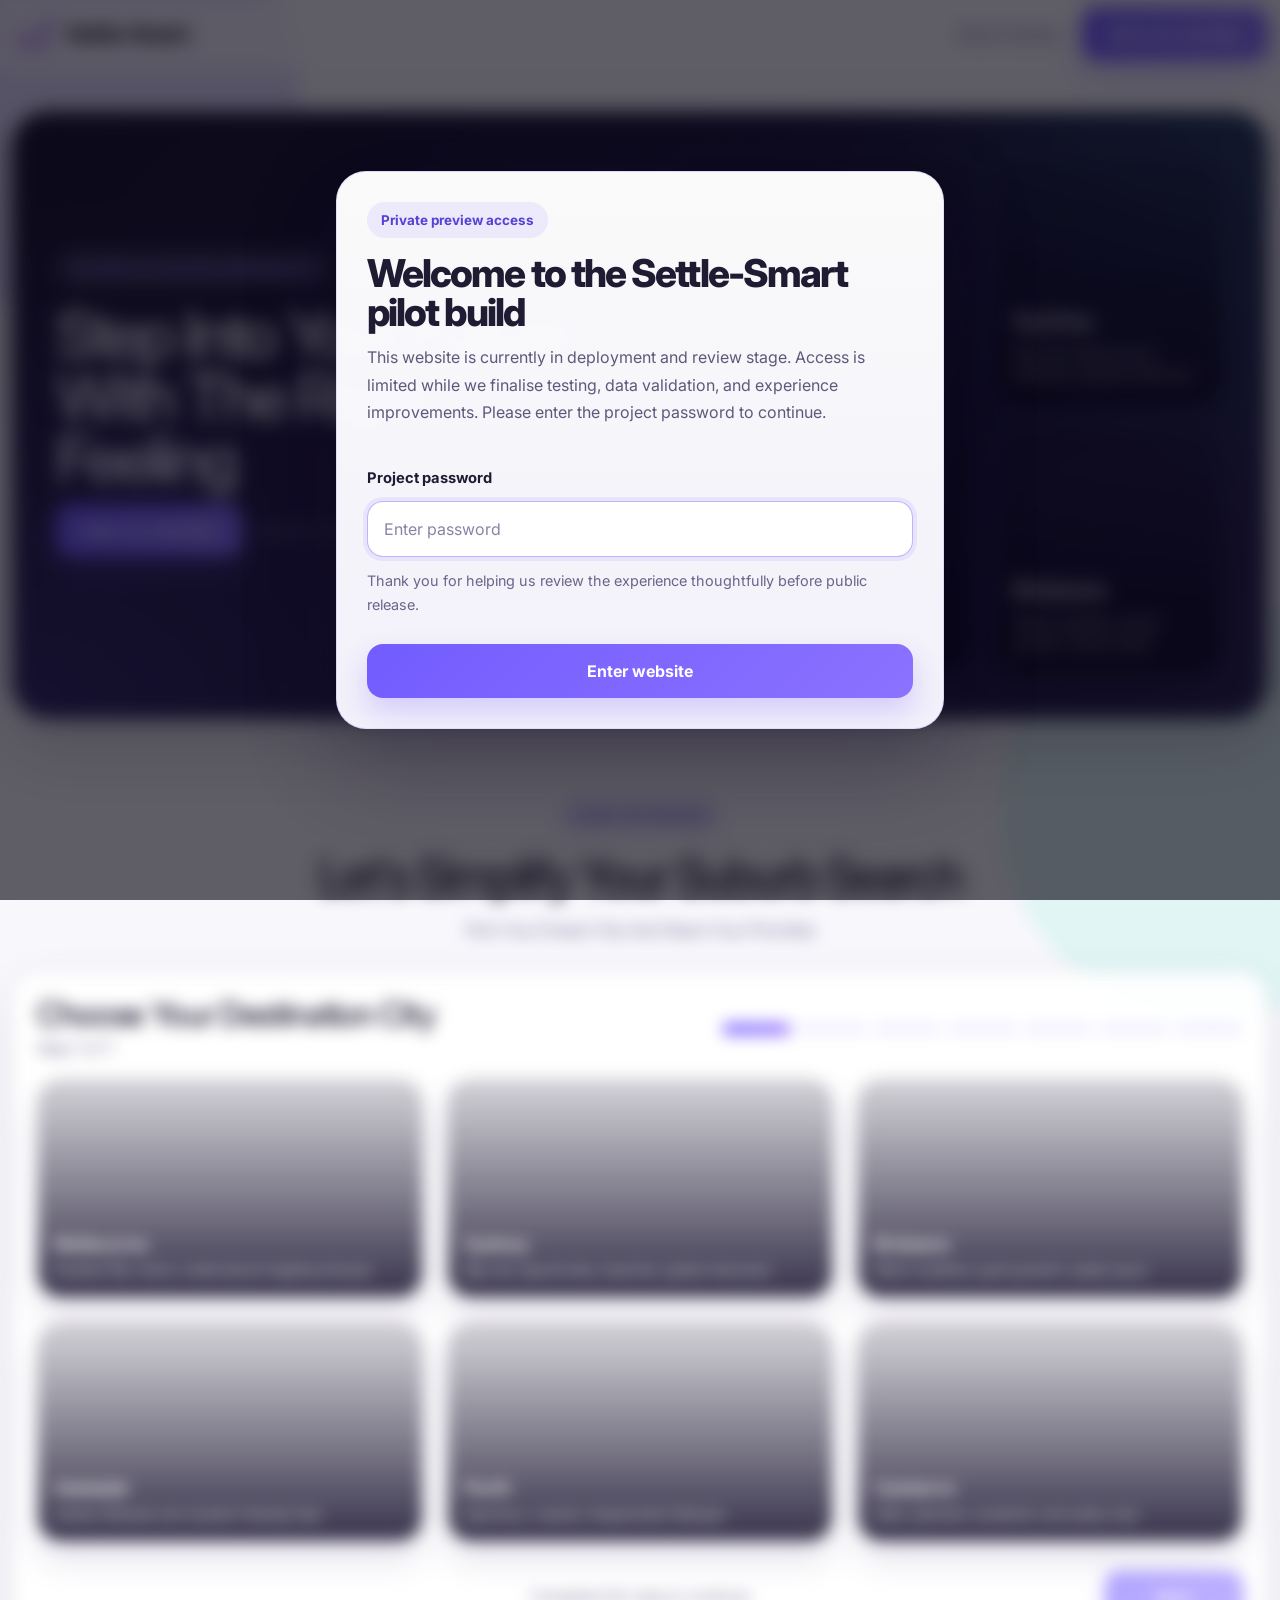
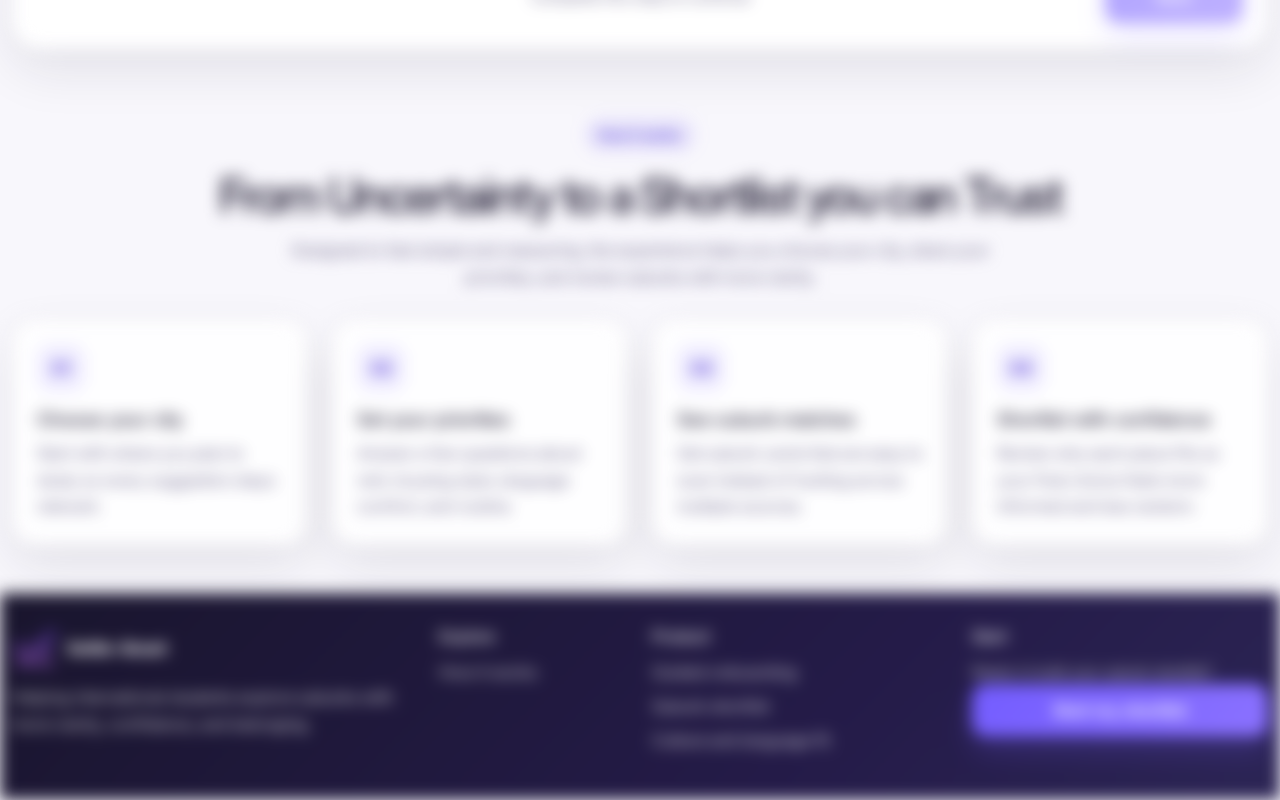
<file: index.html>
<!-- index.html — Landing page and 7-step onboarding flow.
     Loads script.js, which handles the access gate, step rendering, and preference saving. -->
<!DOCTYPE html>
<html lang="en">
<head>
  <meta charset="UTF-8" />
  <meta name="viewport" content="width=device-width, initial-scale=1.0" />
  <title>Settle-Smart</title>
  <link href="https://cdn.jsdelivr.net/npm/bootstrap@5.3.6/dist/css/bootstrap.min.css" rel="stylesheet" />
  <link rel="preconnect" href="https://fonts.googleapis.com">
  <link rel="preconnect" href="https://fonts.gstatic.com" crossorigin>
  <link href="https://fonts.googleapis.com/css2?family=Inter:wght@400;500;600;700;800&display=swap" rel="stylesheet">
  <link rel="stylesheet" href="style.css" />
</head>
<body class="landing-page site-locked">
  <div class="page-glow glow-left"></div>
  <div class="page-glow glow-right"></div>


  <!-- Navbar -->
  <nav class="navbar navbar-expand-lg ss-navbar sticky-top">
    <div class="container-xxl">
      <a class="navbar-brand ss-brand" href="index.html">
        <img src="img/ss-logo-icon.png" alt="SettleSmart" class="ss-brand-icon">
        <span>Settle-Smart</span>
      </a>

      <button class="navbar-toggler border-0 shadow-none" type="button" data-bs-toggle="collapse" data-bs-target="#mainNav">
        <span class="navbar-toggler-icon"></span>
      </button>

      <div class="collapse navbar-collapse" id="mainNav">
        <ul class="navbar-nav ms-auto align-items-lg-center gap-lg-3">
          <li class="nav-item"><a class="nav-link" href="#how-it-works">How it works</a></li>
          <li class="nav-item mt-3 mt-lg-0">
            <button class="btn btn-primary ss-btn ss-btn-primary" data-scroll-shortlist>Start my shortlist</button>
          </li>
        </ul>
      </div>
    </div>
  </nav>

  <main>
    <!-- Hero section -->
    <section class="hero-wrap">
      <div class="container-xxl">
        <div class="hero-shell">
          <div class="row align-items-center g-5">
            <div class="col-12 col-lg-6 hero-copy-col">
              <span class="ss-pill">Your Move to Australia, Made Easier!!</span>
              <h1 class="hero-title">Step Into Your Future With The Right Feeling</h1>
              <div class="d-flex flex-column flex-sm-row gap-3 mb-4">
                <button class="btn btn-primary ss-btn ss-btn-primary" data-scroll-shortlist>Start my shortlist</button>
                <a href="#how-it-works" class="hero-text-link">See how it works <span>→</span></a>
              </div>
            </div>

            <div class="col-12 col-lg-6">
              <div class="hero-visual-panel" aria-hidden="true">
                <div class="city-stack" id="heroCityStack"></div>
              </div>
            </div>
          </div>
        </div>
      </div>
    </section>

    <!-- Shortlist builder — step content and progress are injected here by script.js -->
    <section class="section-pad" id="shortlist-builder">
      <div class="container-xxl">
        <div class="section-header text-center">
          <span class="ss-pill ss-pill-light">Curate Your Shortlist</span>
          <h2>Let's Simplify Your Suburb Search</h2>
          <p>Pick Your Dream City And Share Your Priorities</p>
        </div>

        <div class="onpage-builder-card">
          <div class="onpage-builder-top d-flex flex-column flex-lg-row justify-content-between align-items-lg-center gap-3">
            <div>
              <h3 class="builder-title mb-1" id="pageStepTitle">Choose Your Destination City</h3>
              <p class="builder-subtitle mb-0" id="pageStepLabel">Step 1 of 6</p>
            </div>
            <div class="progress-dots onpage-progress-dots" id="progressDots"></div>
          </div>

          <div class="step-content page-step-content" id="stepContent"></div>

          <div class="onpage-builder-actions d-flex flex-column flex-md-row justify-content-between align-items-md-center gap-3">
            <button class="btn ss-btn ss-btn-secondary" id="backBtn">Back</button>
            <span class="step-hint text-center flex-grow-1" id="stepHint">Complete this step to continue</span>
            <button class="btn btn-primary ss-btn ss-btn-primary" id="nextBtn">Next</button>
          </div>
        </div>
      </div>
    </section>

    <!-- How it works (static explainer cards) -->
    <section class="section-pad" id="how-it-works">
      <div class="container-xxl">
        <div class="section-header text-center">
          <span class="ss-pill ss-pill-light">How it works</span>
          <h2>From Uncertainty to a Shortlist you can Trust</h2>
          <p>
            Designed to feel simple and reassuring, the experience helps you choose your city, share your priorities, and review suburbs with more clarity.
          </p>
        </div>

        <div class="row g-4">
          <div class="col-12 col-md-6 col-xl-3">
            <div class="feature-card static-card h-100">
              <div class="feature-icon">01</div>
              <h3>Choose your city</h3>
              <p>Start with where you plan to study so every suggestion stays relevant.</p>
            </div>
          </div>
          <div class="col-12 col-md-6 col-xl-3">
            <div class="feature-card static-card h-100">
              <div class="feature-icon">02</div>
              <h3>Set your priorities</h3>
              <p>Answer a few questions about rent, housing style, language comfort, and routine.</p>
            </div>
          </div>
          <div class="col-12 col-md-6 col-xl-3">
            <div class="feature-card static-card h-100">
              <div class="feature-icon">03</div>
              <h3>See suburb matches</h3>
              <p>Get suburb cards that are easy to scan instead of hunting across multiple sources.</p>
            </div>
          </div>
          <div class="col-12 col-md-6 col-xl-3">
            <div class="feature-card static-card h-100">
              <div class="feature-icon">04</div>
              <h3>Shortlist with confidence</h3>
              <p>Review why each place fits so your final choice feels more informed and less random.</p>
            </div>
          </div>
        </div>
      </div>
    </section>
  </main>

  <!-- Footer -->
  <footer class="ss-footer mt-5">
    <div class="container-xxl">
      <div class="row g-4 align-items-start">
        <div class="col-12 col-lg-4">
          <div class="ss-brand mb-3">
            <img src="img/ss-logo-icon.png" alt="SettleSmart" class="ss-brand-icon">
            <span>Settle-Smart</span>
          </div>
          <p class="footer-copy">Helping international students explore suburbs with more clarity, confidence, and belonging.</p>
        </div>
        <div class="col-6 col-lg-2">
          <h4 class="footer-title">Explore</h4>
          <a href="#how-it-works" class="footer-link">How it works</a>
        </div>
        <div class="col-6 col-lg-3">
          <h4 class="footer-title">Product</h4>
          <span class="footer-meta">Guided onboarding</span>
          <span class="footer-meta">Suburb shortlist</span>
          <span class="footer-meta">Culture and language fit</span>
        </div>
        <div class="col-12 col-lg-3">
          <h4 class="footer-title">Start</h4>
          <p class="footer-copy small">Ready to build your suburb shortlist?</p>
          <button class="btn btn-primary ss-btn ss-btn-primary w-100 w-lg-auto" data-scroll-shortlist>Start my shortlist</button>
        </div>
      </div>
    </div>
  </footer>

  <!-- Loading overlay — shown while navigating to results.html -->
  <div class="loading-overlay hidden" id="loadingOverlay">
    <div class="loading-box">
      <div class="loader"></div>
      <h3>Building your shortlist…</h3>
      <p>Matching your preferences with student-friendly suburb options.</p>
    </div>
  </div>

  <!-- Access gate modal — blocks site until correct password is entered -->
  <div class="modal fade access-gate-modal" id="accessGateModal" tabindex="-1" aria-hidden="true">
    <div class="modal-dialog modal-dialog-centered">
      <div class="modal-content access-gate-card">
        <div class="access-gate-top">
          <span class="ss-pill ss-pill-light">Private preview access</span>
          <h2 class="access-gate-title">Welcome to the Settle-Smart pilot build</h2>
          <p class="access-gate-copy">
            This website is currently in deployment and review stage. Access is limited while we finalise
            testing, data validation, and experience improvements. Please enter the project password to continue.
          </p>
        </div>

        <div class="access-gate-form">
          <label for="accessPassword" class="access-gate-label">Project password</label>
          <input
            type="password"
            id="accessPassword"
            class="form-control access-gate-input"
            placeholder="Enter password"
            autocomplete="off"
          />
          <p class="access-gate-helper mb-0">
            Thank you for helping us review the experience thoughtfully before public release.
          </p>
          <div id="accessGateError" class="access-gate-error hidden">
            Incorrect password. Please try again.
          </div>
        </div>

        <div class="access-gate-actions">
          <button type="button" class="btn btn-primary ss-btn ss-btn-primary w-100" id="accessGateSubmit">
            Enter website
          </button>
        </div>
      </div>
    </div>
  </div>

  <script src="https://cdn.jsdelivr.net/npm/bootstrap@5.3.6/dist/js/bootstrap.bundle.min.js"></script>
  <script src="script.js"></script>
</body>
</html>
</file>
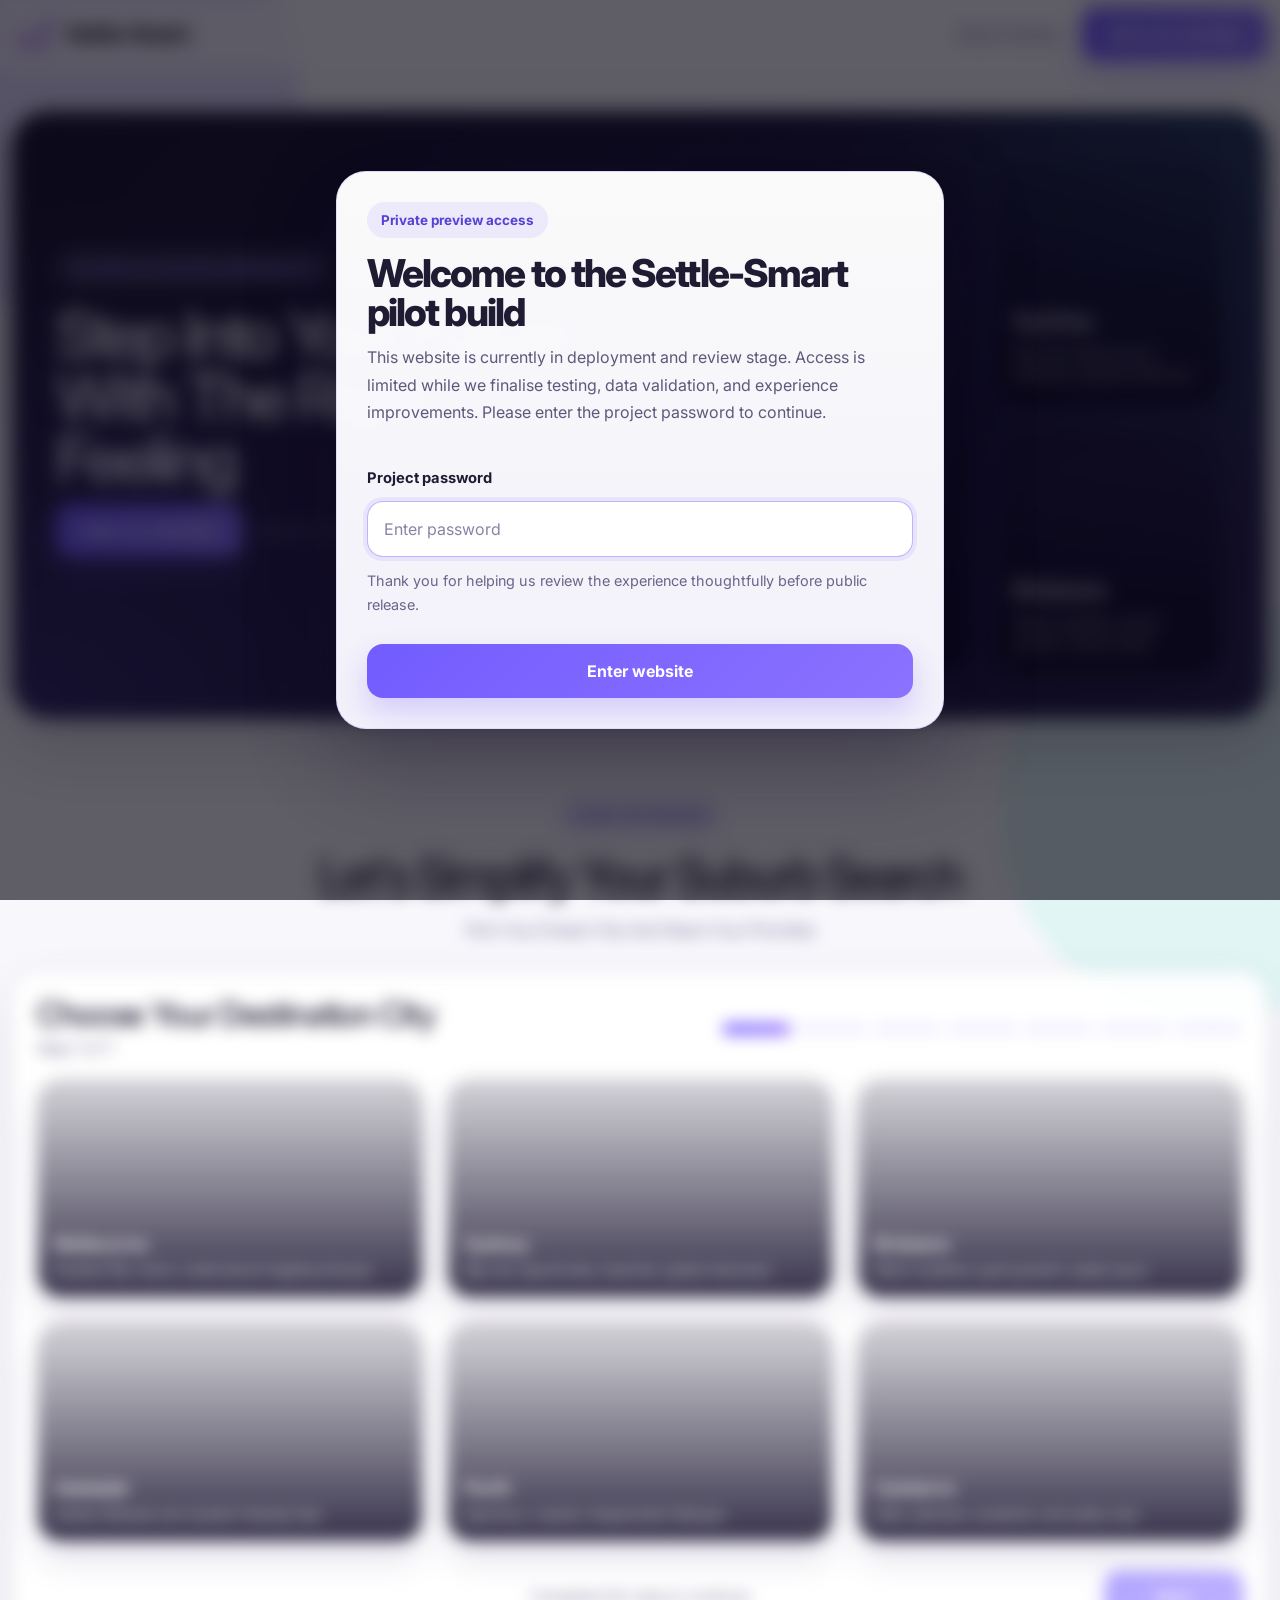
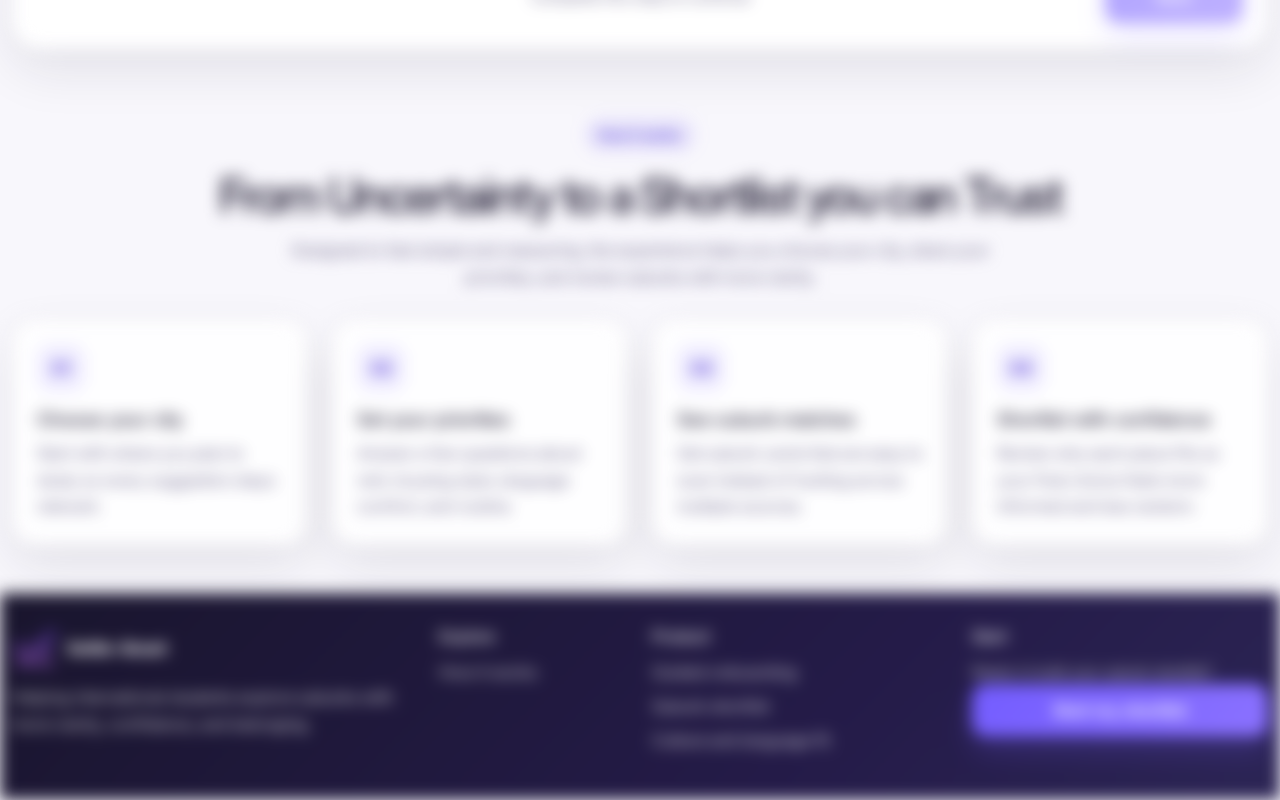
<file: results.html>
<!DOCTYPE html>
<html lang="en">
<head>
  <meta charset="UTF-8" />
  <meta name="viewport" content="width=device-width, initial-scale=1.0" />
  <title>Settle-Smart · Your Shortlist</title>
  <script>
    (function () {
      if (sessionStorage.getItem("settlesmart_access_granted") !== "true") {
        window.location.replace("index.html");
      }
    })();
  </script>
  <link href="https://cdn.jsdelivr.net/npm/bootstrap@5.3.6/dist/css/bootstrap.min.css" rel="stylesheet" />
  <link rel="preconnect" href="https://fonts.googleapis.com">
  <link rel="preconnect" href="https://fonts.gstatic.com" crossorigin>
  <link href="https://fonts.googleapis.com/css2?family=Inter:wght@400;500;600;700;800&display=swap" rel="stylesheet">
  <link rel="stylesheet" href="style.css" />
</head>
<body class="results-page">
  <div class="page-glow glow-left"></div>
  <div class="page-glow glow-right"></div>

  <nav class="navbar navbar-expand-lg ss-navbar sticky-top">
    <div class="container-xxl">
      <a class="navbar-brand ss-brand" href="index.html">
        <img src="img/ss-logo-icon.png" alt="SettleSmart" class="ss-brand-icon">
        <span>Settle-Smart</span>
      </a>

      <div class="ms-auto d-flex gap-2 align-items-center">
        <a href="index.html" class="hero-text-link d-none d-md-inline-flex">Back to home <span>→</span></a>
        <a href="index.html" class="btn ss-btn ss-btn-secondary">Refine answers</a>
      </div>
    </div>
  </nav>

  <main>
    <!-- page 1 -->
    <section class="section-pad pt-4">
      <div class="container-xxl">
        <div class="results-hero-banner" id="resultsHeroBanner">
          <div class="results-hero-overlay"></div>

          <div class="results-hero-inner row g-4 align-items-end">
            <div class="col-12 col-lg-7">
              <span class="ss-pill">Your personalised suburb shortlist</span>
              <h1 id="resultsHeroTitle" class="results-hero-title mt-3">Finding your best-fit suburbs…</h1>
            </div>

            <div class="col-12 col-lg-5">
              <div class="row g-3" id="resultsSummary"></div>
            </div>
          </div>
        </div>
      </div>
    </section>

    <section class="section-pad pt-4" id="summaryView">
      <div class="container-xxl">
        <div class="top-match-panel info-card mb-4" id="topMatchPanel"></div>

        <div class="results-view-actions">
          <button type="button" class="hero-text-link view-more-link" id="viewMoreBtn">
            View more <span>→</span>
          </button>
        </div>
      </div>
    </section>

    <!-- page 2 -->
    <section class="section-pad pt-4 hidden" id="detailView">
      <div class="container-xxl">
        <div class="results-view-actions results-view-actions-top">
          <button type="button" class="hero-text-link back-text-link" id="backToTopMatchBtn">
            <span>←</span> Top match
          </button>
        </div>

        <div class="section-header mb-4">
          <span class="ss-pill ss-pill-light">Your shortlist</span>
          <h2 class="results-section-title">Suburb matches shaped around your preferences</h2>
          <h6>Use Recommend by to view suburbs based on overall fit, community fit, or university access.</h6>
        </div>

        <div class="results-toolbar mb-4">
          <div class="results-toolbar-left">
            <span class="results-count" id="resultsCount">0 suburbs found</span>
          </div>

          <div class="results-toolbar-center">
            <div class="results-toolbar-center-inner">
              <div class="results-pagination" id="resultsPagination"></div>
              <input
                type="text"
                id="suburbSearch"
                class="results-suburb-search"
                placeholder="Search suburb"
              />
            </div>
          </div>

          <div class="results-toolbar-right">
            <div class="results-control-group">
              <label for="recommendationSelect" class="results-sort-label">Recommend by</label>
              <select id="recommendationSelect" class="form-select ss-sort-select">
                <option value="overall">Overall fit</option>
                <option value="community">Community</option>
                <option value="university">University</option>
              </select>
            </div>

            <div class="results-control-group">
              <label for="sortSelect" class="results-sort-label">Sort by</label>
              <select id="sortSelect" class="form-select ss-sort-select">
                <option value="match-desc">Best first</option>
                <option value="match-asc">Lowest first</option>
                <option value="name-asc">A-Z</option>
                <option value="name-desc">Z-A</option>
              </select>
            </div>
          </div>
        </div>


        <!-- Epic 7: side-by-side comparison and custom shortlist -->
        <section class="comparison-panel info-card mb-4" id="comparisonPanel" aria-label="Side-by-side suburb comparison">
          <div class="comparison-panel-head">
            <div>
              <span class="section-kicker">Compare suburbs side by side</span>
              <p class="comparison-copy">
                Select 2 to 4 suburbs from your recommendations, or add a custom suburb from your destination city,
                then compare them against the priorities you chose during onboarding.
              </p>
            </div>
            <span class="comparison-counter" id="comparisonCounter">0 / 4 selected</span>
          </div>

          <div class="comparison-toolbar">
            <div class="comparison-tray" id="comparisonTray"></div>

            <div class="custom-compare-card">
              <label for="customCompareInput" class="results-sort-label">Add custom suburb</label>
              <div class="custom-compare-controls">
                <div class="custom-suburb-picker" id="customComparePicker">
                  <input
                    type="text"
                    id="customCompareInput"
                    class="custom-suburb-input"
                    placeholder="Type or choose a suburb"
                    autocomplete="off"
                    aria-autocomplete="list"
                    aria-expanded="false"
                    aria-controls="customCompareMenu"
                  />
                  <input type="hidden" id="customCompareValue" />
                  <button
                    type="button"
                    class="custom-suburb-toggle"
                    id="customCompareToggle"
                    aria-label="Open suburb suggestions"
                  >
                    ▼
                  </button>
                  <div class="custom-suburb-menu hidden" id="customCompareMenu" role="listbox"></div>
                </div>
                <button type="button" class="btn ss-btn ss-btn-secondary" id="customCompareAddBtn">
                  Add
                </button>
              </div>
              <p class="custom-compare-helper mb-0">Type a suburb name or open the list to choose from all suburbs in your selected city.</p>
            </div>
          </div>

          <div class="comparison-feedback hidden" id="comparisonFeedback"></div>

          <div class="comparison-actions">
            <button type="button" class="btn ss-btn ss-btn-primary" id="renderComparisonBtn">
              Compare selected suburbs
            </button>
            <button type="button" class="btn ss-btn ss-btn-secondary" id="clearComparisonBtn">
              Clear comparison
            </button>
          </div>

          <div class="comparison-table-wrap hidden" id="comparisonTableWrap"></div>
        </section>

        <div class="row g-4 mb-5" id="resultsGrid"></div>
        <!-- spin wheel -->
        <div class="spin-wheel-panel info-card mb-4" id="spinWheelPanel">
          <div class="row g-4 align-items-center">
            <div class="col-12 col-lg-5">
              <span class="section-kicker">Need help deciding?</span>
              <h3 class="spin-wheel-title">Spin the shortlist wheel</h3>
              <p class="spin-wheel-copy">
                Let Settle-Smart randomly choose one suburb from your current top 4 shortlist,
                so you know which one to explore first.
              </p>

              <div class="spin-wheel-candidates" id="wheelCandidates"></div>

              <div class="d-flex flex-wrap gap-2 mt-3">
                <button class="btn ss-btn ss-btn-primary" id="spinWheelBtn">Spin the wheel</button>
                <button class="btn ss-btn ss-btn-secondary" id="viewWinnerBtn" disabled>View winning suburb</button>
              </div>

              <div class="spin-wheel-result hidden mt-3" id="spinWheelResult"></div>
            </div>

            <div class="col-12 col-lg-7">
              <div class="wheel-stage">
                <div class="wheel-pointer"></div>
                <canvas id="shortlistWheel" width="420" height="420"></canvas>
              </div>
            </div>
          </div>
        </div>


      </div>
    </section>
  </main>

  <footer class="ss-footer mt-5">
    <div class="container-xxl">
      <div class="row g-4 align-items-start">
        <div class="col-12 col-lg-4">
          <div class="ss-brand mb-3">
            <img src="img/ss-logo-icon.png" alt="SettleSmart" class="ss-brand-icon">
            <span>Settle-Smart</span>
          </div>
          <p class="footer-copy">Helping international students explore suburbs with more clarity, confidence, and belonging.</p>
        </div>
        <div class="col-6 col-lg-3">
          <h4 class="footer-title">Results</h4>
          <span class="footer-meta">Fit score and reasoning</span>
          <span class="footer-meta">Community comfort explorer</span>
          <span class="footer-meta">Student-friendly suburb cues</span>
        </div>
        <div class="col-6 col-lg-2">
          <h4 class="footer-title">Next</h4>
          <a href="index.html" class="footer-link">Refine answers</a>
          <a href="index.html" class="footer-link">Start again</a>
        </div>
        <div class="col-12 col-lg-3">
          <h4 class="footer-title">Status</h4>
          <p class="footer-copy small">This version is currently protected while deployment-stage testing is underway.</p>
        </div>
      </div>
    </div>
  </footer>

  <script src="https://cdn.jsdelivr.net/npm/bootstrap@5.3.6/dist/js/bootstrap.bundle.min.js"></script>
  <script src="suburb-data.js"></script>
  <script src="results.js"></script>
</body>
</html>
</file>
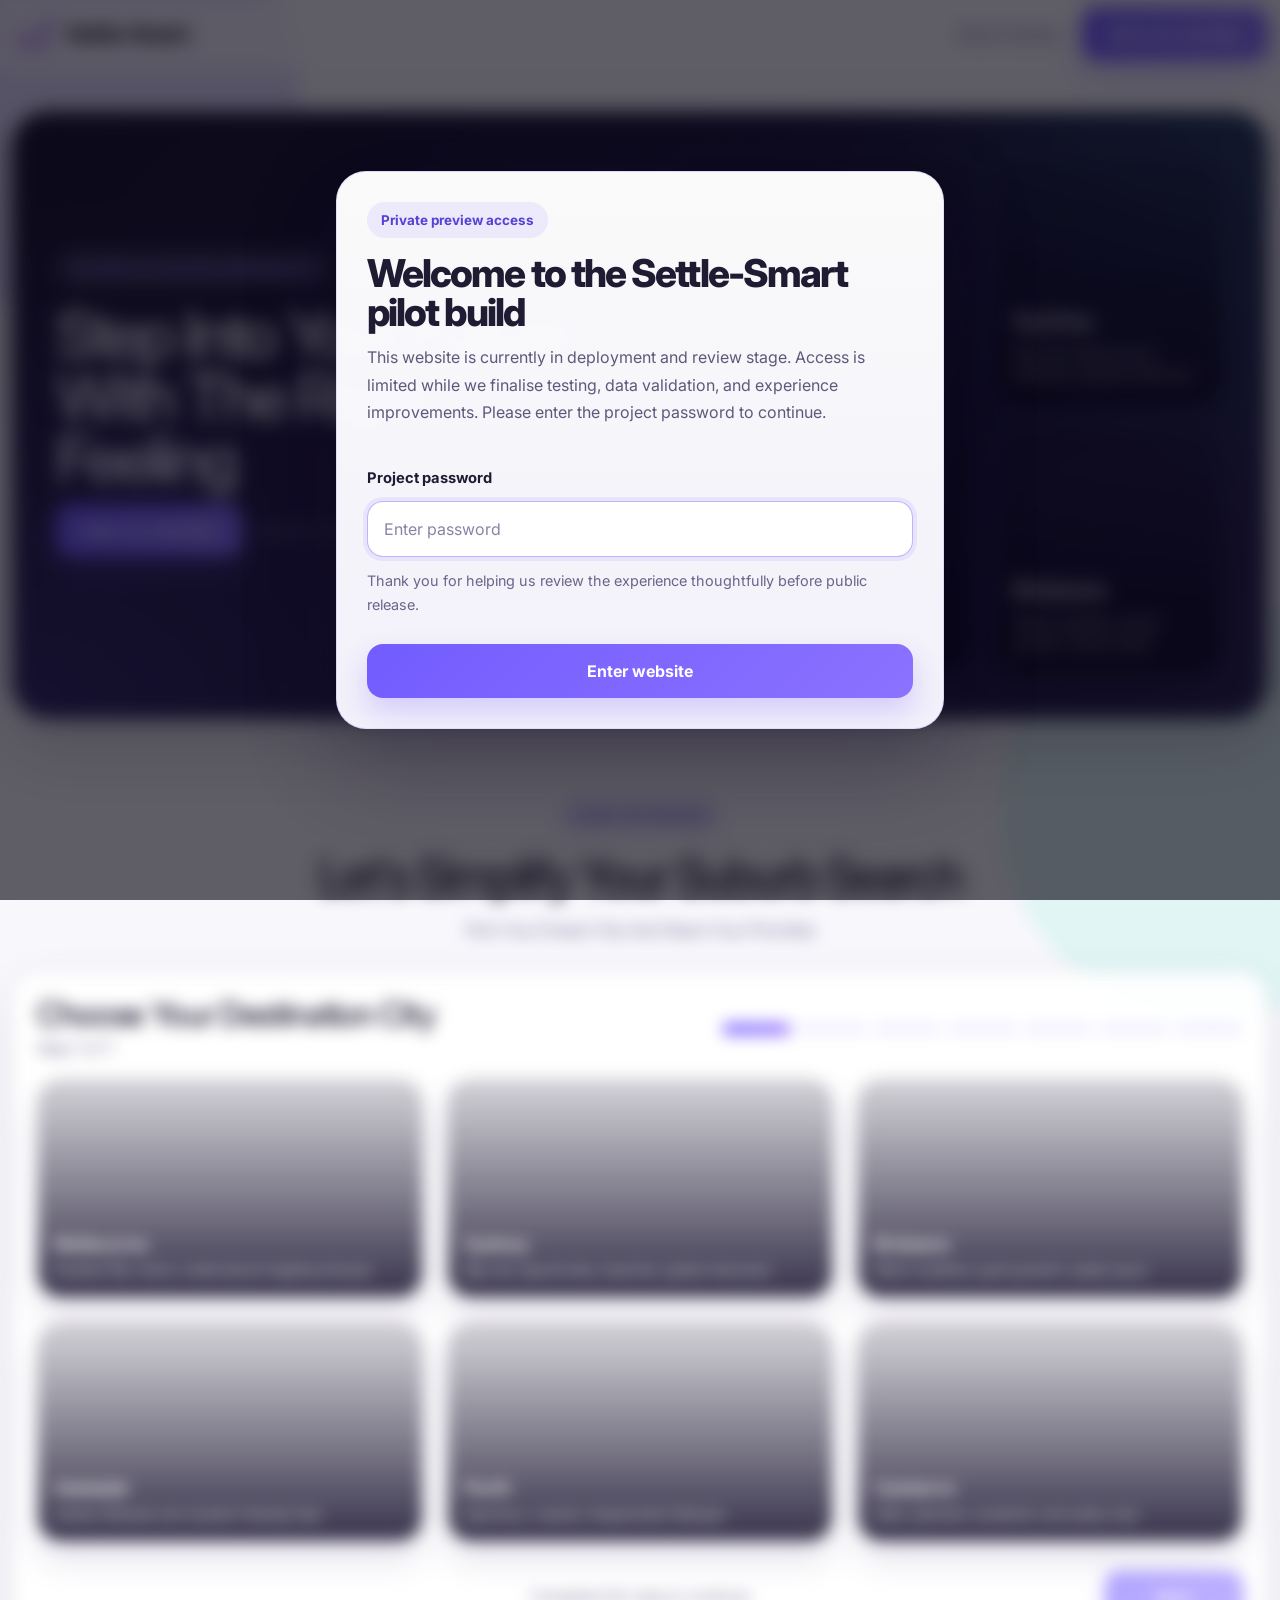
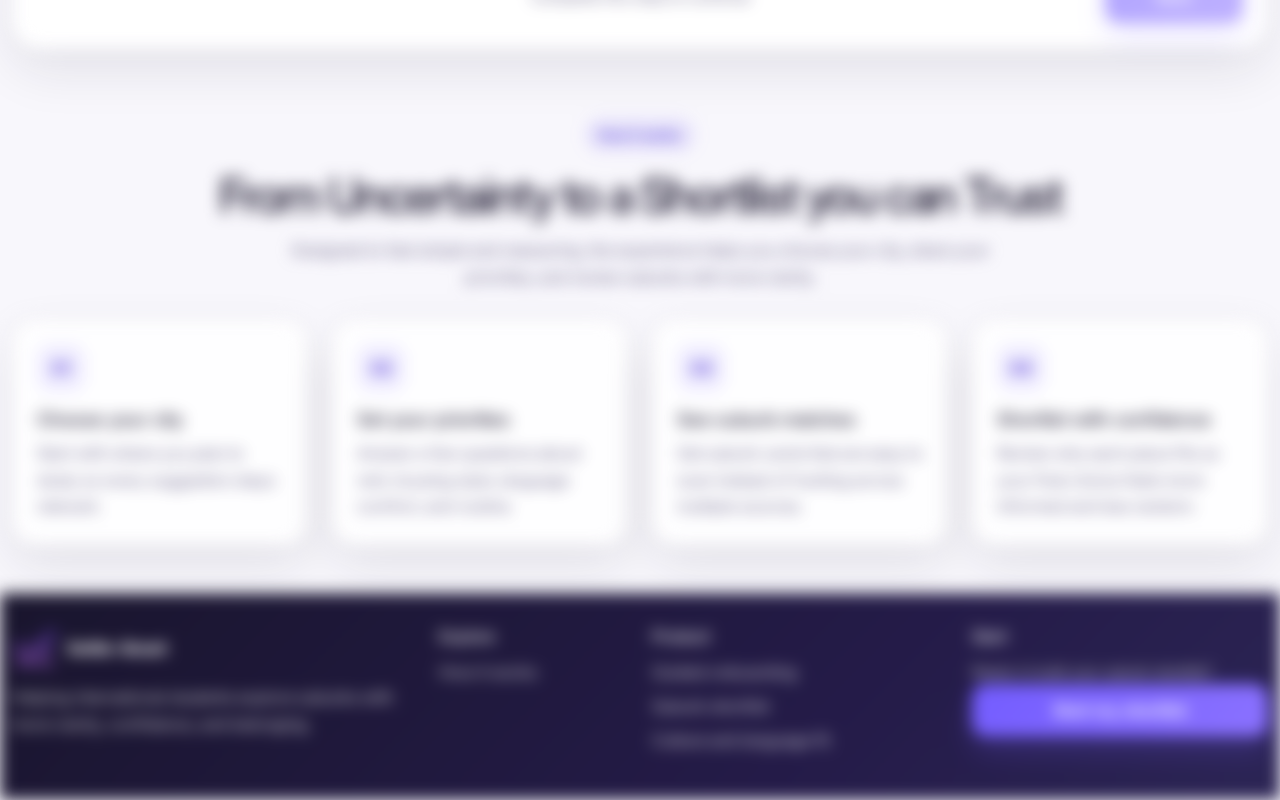
<file: suburb.html>
<!-- suburb.html — Suburb detail profile page.
     Loads suburb-data.js, Chart.js, and suburb.js.
     The #suburbProfile div is fully populated by suburb.js at runtime. -->
<!DOCTYPE html>
<html lang="en">
<head>
  <meta charset="UTF-8" />
  <meta name="viewport" content="width=device-width, initial-scale=1.0" />
  <title>Settle-Smart · Suburb Profile</title>
  <!-- Access guard: redirect to index.html if the session flag is not set -->
  <script>
    (function () {
      if (sessionStorage.getItem("settlesmart_access_granted") !== "true") {
        window.location.replace("index.html");
      }
    })();
  </script>
  <link href="https://cdn.jsdelivr.net/npm/bootstrap@5.3.6/dist/css/bootstrap.min.css" rel="stylesheet" />
  <link rel="preconnect" href="https://fonts.googleapis.com">
  <link rel="preconnect" href="https://fonts.gstatic.com" crossorigin>
  <link href="https://fonts.googleapis.com/css2?family=Inter:wght@400;500;600;700;800&display=swap" rel="stylesheet">
  <link rel="stylesheet" href="style.css" />
</head>
<body class="results-page detail-page">

  <!-- Navbar -->
  <nav class="navbar navbar-expand-lg ss-navbar sticky-top">
    <div class="container-xxl">
      <a class="navbar-brand ss-brand" href="index.html">
        <img src="img/ss-logo-icon.png" alt="SettleSmart" class="ss-brand-icon">
        <span>Settle-Smart</span>
      </a>
      <div class="ms-auto">
        <a href="results.html" class="btn ss-btn ss-btn-secondary">Back to results</a>
      </div>
    </div>
  </nav>

  <!-- Main content — suburb.js mounts the full profile into #suburbProfile -->
  <main class="section-pad pt-4">
    <div class="container-xxl">
      <div id="suburbProfile"></div>
    </div>
  </main>
<!-- Footer -->
<footer class="ss-footer mt-5">
  <div class="container-xxl">
    <div class="row g-4 align-items-start">
      <div class="col-12 col-lg-4">
        <div class="ss-brand mb-3">
          <img src="img/ss-logo-icon.png" alt="SettleSmart" class="ss-brand-icon">
          <span>Settle-Smart</span>
        </div>
        <p class="footer-copy">
          Helping international students explore suburbs with more clarity, confidence, and belonging.
        </p>
      </div>

      <div class="col-6 col-lg-3">
        <h4 class="footer-title">Suburb profile</h4>
        <span class="footer-meta">Fit reasons and priorities</span>
        <span class="footer-meta">Language and community snapshot</span>
        <span class="footer-meta">Rent, transport, and housing notes</span>
      </div>

      <div class="col-6 col-lg-2">
        <h4 class="footer-title">Explore</h4>
        <a href="results.html" class="footer-link">Back to results</a>
        <a href="index.html" class="footer-link">Start again</a>
      </div>

      <div class="col-12 col-lg-3">
        <h4 class="footer-title">Next</h4>
        <p class="footer-copy small">Compare more suburbs or return to your shortlist anytime.</p>
        <a href="results.html" class="btn btn-primary ss-btn ss-btn-primary w-100 w-lg-auto">View shortlist</a>
      </div>
    </div>
  </div>
</footer>

  <script src="suburb-data.js"></script>
  <script src="https://cdn.jsdelivr.net/npm/chart.js"></script>
  <script src="suburb.js"></script>
</body>
</html>
</file>
<file: style.css>
/* =========================
   Design tokens and base
========================= */

:root {
  --bg: #f8f7fc;
  --bg-deep: #16132a;
  --surface: rgba(255, 255, 255, 0.84);
  --surface-strong: #ffffff;
  --text: #1f1b32;
  --text-soft: #665f85;
  --line: rgba(64, 54, 112, 0.12);
  --primary: #735cff;
  --primary-dark: #5542d5;
  --primary-soft: rgba(115, 92, 255, 0.10);
  --accent: #2fc9b1;
  --accent-soft: rgba(47, 201, 177, 0.12);
  --shadow-soft: 0 20px 50px rgba(31, 27, 50, 0.10);
  --shadow-strong: 0 28px 60px rgba(15, 10, 36, 0.14);
}

* { box-sizing: border-box; }
html { scroll-behavior: smooth; }

body {
  margin: 0;
  font-family: "Inter", sans-serif;
  background: var(--bg);
  color: var(--text);
  overflow-x: hidden;
  position: relative;
}

a { text-decoration: none; color: inherit; }
button, input, select, textarea { font-family: inherit; }
.hidden { display: none !important; }

.page-glow {
  position: fixed;
  width: 420px;
  height: 420px;
  border-radius: 50%;
  filter: blur(90px);
  opacity: 0.2;
  pointer-events: none;
  z-index: 0;
}

.glow-left { left: -120px; top: -100px; background: #8f7bff; }
.glow-right { right: -140px; bottom: -120px; background: #86efd9; }

.ss-navbar,
.hero-wrap,
.section-pad,
.ss-footer {
  position: relative;
  z-index: 1;
}

.ss-navbar {
  background: rgba(248, 247, 252, 0.75);
  backdrop-filter: blur(14px);
  border-bottom: 1px solid rgba(64, 54, 112, 0.08);
}

.ss-brand {
  display: inline-flex;
  align-items: center;
  gap: 10px;
  font-weight: 800;
  letter-spacing: -0.02em;
}

.ss-brand-mark {
  width: 34px;
  height: 34px;
  display: grid;
  place-items: center;
  border-radius: 12px;
  color: #fff;
  background: linear-gradient(135deg, var(--primary), #9b88ff);
  box-shadow: 0 10px 20px rgba(115, 92, 255, 0.24);
}

.ss-brand-icon {
  width: 45px;
  height: 40px;
  object-fit: contain;
}

.nav-link {
  color: var(--text-soft) !important;
  font-weight: 500;
}

.nav-link:hover { color: var(--text) !important; }

.ss-btn {
  border: 0;
  border-radius: 14px;
  padding: 14px 24px;
  font-weight: 700;
  transition: 0.22s ease;
  margin: 0;
}


.ss-btn-primary {
  background: linear-gradient(135deg, var(--primary), #8b72ff);
  box-shadow: 0 14px 28px rgba(115, 92, 255, 0.24);
}

.ss-btn-primary:hover {
  transform: translateY(-1px);
  box-shadow: 0 18px 32px rgba(115, 92, 255, 0.28);
}

.ss-btn-secondary {
  background: rgba(255,255,255,0.7);
  color: var(--text);
  border: 1px solid var(--line);
}

.ss-btn-secondary:hover { background: #fff; }

.hero-text-link {
  align-self: center;
  font-weight: 600;
  color: var(--text-soft);
  display: inline-flex;
  align-items: center;
  gap: 8px;
  cursor: pointer;
}

.hero-text-link span { color: var(--primary-dark); }

.ss-pill {
  display: inline-flex;
  align-items: center;
  padding: 8px 14px;
  border-radius: 999px;
  background: rgba(255,255,255,0.12);
  color: #8b72ff;
  font-weight: 700;
  font-size: 0.84rem;
}

.ss-pill-light {
  background: var(--primary-soft);
  color: var(--primary-dark);
}

.small-pill { font-size: 0.76rem; }

/* =========================
   Homepage
========================= */

.hero-wrap { padding: 42px 0 10px; }

.hero-shell {
  background: linear-gradient(135deg, #19152d, #241b48 64%, #2c2555);
  border-radius: 36px;
  padding: 44px;
  box-shadow: var(--shadow-strong);
  overflow: hidden;
  position: relative;
}

.hero-shell::before {
  content: "";
  position: absolute;
  inset: 0;
  background:
    radial-gradient(circle at top right, rgba(47, 201, 177, 0.18), transparent 32%),
    radial-gradient(circle at bottom left, rgba(115, 92, 255, 0.22), transparent 38%);
  pointer-events: none;
}

.hero-title {
  margin: 18px 0 14px;
  font-size: clamp(2.55rem, 5vw, 4.7rem);
  line-height: 0.97;
  letter-spacing: -0.06em;
  color: #fff;
  max-width: 650px;
}

.hero-copy {
  max-width: 640px;
  color: rgba(255,255,255,0.75);
  font-size: 1.08rem;
  line-height: 1.72;
  margin-bottom: 28px;
}

.hero-info-strip {
  display: flex;
  flex-wrap: wrap;
  gap: 10px;
  margin-bottom: 18px;
}

.info-chip-static {
  padding: 10px 14px;
  border-radius: 999px;
  background: rgba(255,255,255,0.08);
  color: rgba(255,255,255,0.88);
  font-size: 0.82rem;
  font-weight: 600;
}

.info-chip-static.accent {
  background: rgba(47, 201, 177, 0.12);
  color: #cffff4;
}

.hero-visual-panel {
  min-height: 520px;
  position: relative;
  display: flex;
  align-items: center;
}

.hero-visual-panel::before {
  display: none;
}

.city-stack {
  position: relative;
  width: 100%;
  min-height: 520px;
  z-index: 1;
}

.hero-showcase-grid {
  position: relative;
  display: grid;
  grid-template-columns: 1.15fr 0.85fr;
  grid-template-rows: 1fr 1fr;
  gap: 18px;
  min-height: 520px;
  align-items: stretch;
}

.hero-city-card {
  position: relative;
  overflow: hidden;
  width: 100%;
  height: 100%;
  background-size: cover;
  background-position: center;
  box-shadow: 0 30px 60px rgba(8, 4, 24, 0.26);
  border: 1px solid rgba(255,255,255,0.18);
  transition: transform 0.25s ease, box-shadow 0.25s ease;
}

.hero-city-card-main {
  grid-row: 1 / span 2;
  min-height: 520px;
  border-radius: 34px;
}

.hero-city-card-small {
  min-height: 250px;
  border-radius: 28px;
}

.hero-city-card::before {
  content: "";
  position: absolute;
  inset: 0;
  background: linear-gradient(to top, rgba(12, 8, 34, 0.86), rgba(12, 8, 34, 0.18));
}

.hero-city-content {
  position: absolute;
  z-index: 1;
  left: 18px;
  right: 18px;
  bottom: 18px;
  color: #fff;
}

.city-kicker {
  display: inline-flex;
  align-items: center;
  margin-bottom: 10px;
  padding: 8px 12px;
  border-radius: 999px;
  background: rgba(255,255,255,0.12);
  color: rgba(255,255,255,0.92);
  font-size: 0.78rem;
  font-weight: 700;
  backdrop-filter: blur(8px);
}

.hero-city-content h3 {
  margin: 0 0 8px;
  font-size: 1.45rem;
}

.hero-city-content p {
  margin: 0;
  color: rgba(255,255,255,0.76);
  line-height: 1.45;
  font-size: 0.93rem;
}

.section-pad { padding: 68px 0 0; }

.section-header { margin-bottom: 28px; }

.section-header h2 {
  margin: 14px 0 0;
  font-size: clamp(2rem, 4vw, 3rem);
  letter-spacing: -0.05em;
}

.section-header p {
  margin: 12px auto 0;
  max-width: 760px;
  color: var(--text-soft);
  line-height: 1.7;
}

.metric-card,
.info-card,
.feature-card,
.value-card,
.summary-card,
.result-card,
.onboarding-summary-card {
  background: rgba(255,255,255,0.84);
  border: 1px solid var(--line);
  box-shadow: var(--shadow-soft);
}

.metric-card {
  border-radius: 18px;
  padding: 18px;
  height: 100%;
}

.metric-card strong {
  display: block;
  margin-bottom: 6px;
  color: #fff;
}

.metric-card span {
  color: rgba(255,255,255,0.72);
  font-size: 0.92rem;
}

.hero-metrics .metric-card {
  background: rgba(255,255,255,0.08);
  border-color: rgba(255,255,255,0.08);
  box-shadow: none;
}

.static-card {
  border-radius: 24px;
  padding: 24px;
  cursor: default;
}

.feature-icon,
.value-icon {
  width: 48px;
  height: 48px;
  display: grid;
  place-items: center;
  border-radius: 14px;
  margin-bottom: 16px;
  font-weight: 800;
}

.feature-icon {
  background: var(--primary-soft);
  color: var(--primary-dark);
}

.value-icon {
  background: var(--accent-soft);
  color: #15907f;
}

.feature-card h3,
.value-card h3 {
  margin: 0 0 10px;
  font-size: 1.15rem;
}

.feature-card p,
.value-card p {
  margin: 0;
  color: var(--text-soft);
  line-height: 1.65;
}

.split-showcase {
  display: grid;
  grid-template-columns: 1.2fr 0.8fr;
  gap: 28px;
  align-items: center;
}

.split-showcase h2 {
  margin: 16px 0 12px;
  font-size: clamp(2rem, 4vw, 2.8rem);
  letter-spacing: -0.05em;
}

.split-showcase p {
  color: var(--text-soft);
  line-height: 1.75;
}

.check-list {
  padding-left: 0;
  list-style: none;
  margin: 18px 0 0;
  display: grid;
  gap: 12px;
}

.check-list li {
  position: relative;
  padding-left: 28px;
  color: var(--text);
}

.check-list li::before {
  content: "✓";
  position: absolute;
  left: 0;
  top: 0;
  color: var(--accent);
  font-weight: 800;
}

.check-list.compact { gap: 10px; }

.showcase-panel {
  border-radius: 28px;
  padding: 24px;
}

.showcase-row {
  display: flex;
  justify-content: space-between;
  gap: 18px;
  padding: 16px 0;
  border-bottom: 1px solid var(--line);
}

.showcase-row:last-child { border-bottom: 0; }

.showcase-row span { color: var(--text-soft); }
.showcase-row strong { font-weight: 700; }

/* =========================
   Homepage shortlist builder / modal styles
========================= */

.ss-modal {
  border: 0;
  border-radius: 30px;
  box-shadow: 0 35px 80px rgba(12, 8, 34, 0.26);
}

.modal-title {
  font-size: 1.7rem;
  letter-spacing: -0.04em;
}

.modal-subtitle {
  color: var(--text-soft);
  margin: 0;
}

.modal-progress-wrap { margin-bottom: 18px; }

.modal-progress-dots {
  display: grid;
  grid-template-columns: repeat(6, 1fr);
  gap: 12px;
}

.progress-dot {
  width: 100%;
  height: 12px;
  border-radius: 999px;
  background: rgba(115, 92, 255, 0.12);
}

.progress-dot.done { background: rgba(47, 201, 177, 0.65); }

.progress-dot.active {
  background: linear-gradient(90deg, var(--primary), #8d67ff);
  box-shadow: 0 0 0 4px rgba(115, 92, 255, 0.09);
}

.modal-step-content { min-height: 360px; }

.step-hint {
  color: var(--text-soft);
  font-size: 0.94rem;
}

.selection-grid .col,
.preference-grid .col {
  display: flex;
}

.city-choice,
.pref-card,
.chip {
  cursor: pointer;
  transition: 0.22s ease;
}

.city-choice {
  position: relative;
  height: 220px;
  width: 100%;
  border-radius: 24px;
  overflow: hidden;
  border: 1px solid transparent;
  background-size: cover;
  background-position: center;
  box-shadow: 0 18px 32px rgba(38, 14, 99, 0.12);
}

.city-choice::before {
  content: "";
  position: absolute;
  inset: 0;
  background: linear-gradient(to top, rgba(17, 11, 40, 0.84), rgba(17, 11, 40, 0.18));
}

.city-choice:hover { transform: translateY(-3px); }

.city-choice.selected {
  border-color: rgba(115, 92, 255, 0.9);
  box-shadow: 0 0 0 4px rgba(115, 92, 255, 0.14), 0 22px 36px rgba(38, 14, 99, 0.22);
}

.city-info {
  position: absolute;
  left: 16px;
  right: 16px;
  bottom: 16px;
  z-index: 1;
  color: #fff;
}

.city-info h3 {
  margin: 0 0 6px;
  font-size: 1.15rem;
}

.city-info p {
  margin: 0;
  color: rgba(255,255,255,0.82);
  font-size: 0.88rem;
  line-height: 1.45;
}

.panel-card,
.range-wrap,
.review-item {
  border: 1px solid var(--line);
  border-radius: 22px;
  padding: 18px;
  background: rgba(255,255,255,0.92);
  height: 100%;
}

.section-mini-title {
  margin: 0 0 12px;
  font-size: 1rem;
  font-weight: 700;
}

.muted-line {
  color: var(--text-soft);
  line-height: 1.6;
  margin: 0;
}

.search-wrap { margin-bottom: 16px; }

.search-input {
  width: 100%;
  padding: 14px 16px;
  border-radius: 14px;
  border: 1px solid var(--line);
  background: #fff;
  outline: none;
}

.search-input:focus {
  border-color: rgba(115, 92, 255, 0.42);
  box-shadow: 0 0 0 4px rgba(115, 92, 255, 0.08);
}

.chips {
  display: flex;
  flex-wrap: wrap;
  gap: 12px;
}

.chip {
  padding: 12px 16px;
  border-radius: 999px;
  border: 1px solid var(--line);
  background: #fff;
  color: var(--text);
  font-weight: 600;
}

.chip:hover { transform: translateY(-1px); }

.chip.selected {
  background: var(--primary-soft);
  border-color: rgba(115, 92, 255, 0.5);
  color: var(--primary-dark);
}

.range-wrap { padding: 22px; }

.range-top {
  display: flex;
  justify-content: space-between;
  align-items: flex-start;
  gap: 16px;
  margin-bottom: 14px;
}

.range-top strong {
  color: var(--primary-dark);
  font-size: 1.12rem;
}

input[type="range"] {
  width: 100%;
  accent-color: var(--primary);
}

.range-meta {
  display: flex;
  justify-content: space-between;
  margin-top: 12px;
  color: var(--text-soft);
  font-size: 0.92rem;
}

.pref-card {
  width: 100%;
  height: 100%;
  padding: 18px;
  border-radius: 18px;
  border: 1px solid var(--line);
  background: #fff;
}

.pref-card:hover { transform: translateY(-2px); }

.pref-card.selected {
  border-color: rgba(115, 92, 255, 0.68);
  background: linear-gradient(180deg, rgba(115, 92, 255, 0.07), #fff);
  box-shadow: 0 0 0 4px rgba(115, 92, 255, 0.07);
}

.pref-card h4 {
  margin: 0 0 8px;
  font-size: 1rem;
}

.pref-card p {
  margin: 0;
  color: var(--text-soft);
  line-height: 1.55;
  font-size: 0.92rem;
}

.review-item span {
  display: block;
  color: var(--text-soft);
  font-size: 0.9rem;
  margin-bottom: 8px;
}

.review-item strong {
  overflow-wrap: anywhere;
  word-break: break-word;
  font-size: 1rem;
  line-height: 1.55;
}

/* =========================
   Shared results / detail base
========================= */

.results-page .section-pad:first-of-type { padding-top: 30px; }

.results-count {
  color: var(--text-soft);
  font-weight: 600;
}

.results-sort-label {
  font-weight: 600;
  color: var(--text);
  white-space: nowrap;
  line-height: 1;
}

.ss-sort-select {
  min-width: 220px;
  border-radius: 14px;
  border: 1px solid var(--line);
  box-shadow: none;
  font-size: 0.9rem;
}

.result-city-label {
  display: inline-block;
  margin-bottom: 10px;
  color: var(--primary-dark);
  font-weight: 700;
  font-size: 0.82rem;
}

.signal-pill {
  padding: 7px 10px;
  border-radius: 999px;
  background: rgba(115, 92, 255, 0.08);
  color: var(--primary-dark);
  font-size: 0.78rem;
  font-weight: 600;
}

.result-chip-row {
  display: flex;
  flex-wrap: wrap;
  gap: 8px;
  margin-bottom: 14px;
}

.result-chip {
  padding: 8px 10px;
  border-radius: 999px;
  background: rgba(115, 92, 255, 0.08);
  color: var(--primary-dark);
  font-size: 0.8rem;
  font-weight: 600;
}

.result-tag {
  padding: 8px 11px;
  border-radius: 999px;
  background: rgba(47, 201, 177, 0.12);
  color: #118d7f;
  font-size: 0.8rem;
  font-weight: 700;
}

.inline-reason-list {
  margin: 0;
  padding-left: 18px;
  color: var(--text-soft);
}

.inline-reason-list li { margin-bottom: 6px; }

.view-details-btn {
  margin-top: auto !important;
}

.detail-page main {
  padding-bottom: 72px;
}

/* =========================
   Footer + loading
========================= */

.ss-footer {
  margin-top: 72px;
  padding: 34px 0 38px;
  border-top: 1px solid rgba(255, 255, 255, 0.10);
  background: linear-gradient(135deg, #19152d, #241b48 64%, #2c2555);
  backdrop-filter: blur(8px);
  color: #ffffff;
}

.ss-footer .footer-title {
  margin: 0 0 14px;
  font-size: 0.98rem;
  color: #ffffff;
}

.ss-footer .footer-copy {
  margin: 0;
  color: rgba(255, 255, 255, 0.82);
  line-height: 1.7;
}

.ss-footer .footer-link,
.ss-footer .footer-meta {
  display: block;
  margin-bottom: 10px;
  color: rgba(255, 255, 255, 0.82);
}

.ss-footer .footer-link:hover {
  color: #ffffff;
}

.ss-footer .ss-brand span {
  color: #ffffff;
}

.loading-overlay {
  position: fixed;
  inset: 0;
  background: rgba(18, 14, 37, 0.5);
  backdrop-filter: blur(10px);
  z-index: 1080;
  display: grid;
  place-items: center;
}

.loading-box {
  width: min(420px, calc(100% - 32px));
  background: #fff;
  border-radius: 26px;
  padding: 28px;
  text-align: center;
  box-shadow: 0 34px 60px rgba(19, 8, 48, 0.25);
}

.loader {
  width: 56px;
  height: 56px;
  margin: 0 auto 16px;
  border-radius: 50%;
  border: 4px solid rgba(115, 92, 255, 0.18);
  border-top-color: var(--primary);
  animation: spin 0.9s linear infinite;
}

@keyframes spin {
  to { transform: rotate(360deg); }
}

code {
  background: rgba(115, 92, 255, 0.08);
  color: var(--primary-dark);
  padding: 2px 6px;
  border-radius: 8px;
}

/* =========================
   Results page only
========================= */

.results-page .section-header {
  margin-bottom: 18px;
}

.results-page .section-header p {
  max-width: 820px;
  margin-left: 0;
  margin-right: auto;
}

.results-page .section-header.text-center p {
  margin-left: auto;
  margin-right: auto;
}

.results-section-title {
  font-size: clamp(2rem, 3.2vw, 3rem);
  line-height: 1.08;
  letter-spacing: -0.05em;
}

/* hero banner */

.results-hero-banner {
  position: relative;
  overflow: hidden;
  border-radius: 30px;
  min-height: 300px;
  padding: 30px;
  background-size: cover;
  background-position: center;
  box-shadow: var(--shadow-strong);
}

.results-hero-overlay {
  position: absolute;
  inset: 0;
  background: linear-gradient(135deg, rgba(18, 14, 37, 0.86), rgba(18, 14, 37, 0.46));
}

.results-hero-inner {
  position: relative;
  z-index: 1;
}

.results-hero-title {
  color: #fff;
  font-size: clamp(2.2rem, 3.6vw, 3.8rem);
  line-height: 0.98;
  letter-spacing: -0.05em;
  margin: 0 0 12px;
  max-width: 620px;
}

.results-hero-copy {
  color: rgba(255, 255, 255, 0.82);
  max-width: 620px;
  margin: 0;
  line-height: 1.7;
  font-size: 1rem;
}

.hero-summary-card {
  height: 100%;
  padding: 15px 16px;
  border-radius: 18px;
  border: 1px solid rgba(255, 255, 255, 0.18);
  background: rgba(255, 255, 255, 0.12);
  backdrop-filter: blur(14px);
}

.hero-summary-label {
  display: block;
  color: rgba(255, 255, 255, 0.72);
  font-size: 0.78rem;
  margin-bottom: 8px;
}

.hero-summary-value {
  color: #fff;
  font-size: 0.98rem;
  font-weight: 700;
  overflow-wrap: anywhere;
  word-break: break-word;
}

.search-meta-row {
  display: flex;
  justify-content: space-between;
  align-items: center;
  gap: 12px;
  margin-top: 8px;
}

.search-counter {
  font-size: 0.82rem;
  font-weight: 700;
  color: var(--text-soft);
}

/* disable fake-click feel on static result elements */

.results-page .ss-pill,
.results-page .results-count,
.results-page .result-city-label,
.results-page .result-tag-lite,
.results-page .language-badge,
.results-page .connection-badge,
.results-page .community-metric-pill,
.results-page .signal-pill,
.results-page .wheel-candidate-pill {
  cursor: default;
  user-select: none;
}

/* toolbar */

.results-toolbar {
  display: grid;
  grid-template-columns: 1fr auto 1fr;
  align-items: center;
  gap: 16px;
  margin-top: 8px;
}

.results-toolbar-left {
  justify-self: start;
}

.results-toolbar-center {
  justify-self: center;
  min-width: 0;
}

.results-toolbar-right {
  justify-self: end;
  display: flex;
  align-items: center;
  gap: 12px;
}

.results-control-group {
  display: flex;
  align-items: center;
  gap: 10px;
}

/* top match */

.top-match-panel {
  display: block !important;
  grid-template-columns: none !important;
  gap: 0 !important;
  padding: 24px !important;
  border-radius: 24px !important;
}

.section-kicker {
  display: inline-block;
  padding: 7px 12px;
  border-radius: 999px;
  background: var(--primary-soft);
  color: var(--primary-dark);
  font-size: 0.78rem;
  font-weight: 700;
  margin-bottom: 12px;
}

.top-match-inline-layout {
  display: grid;
  grid-template-columns: minmax(0, 1fr) 340px;
  gap: 30px;
  align-items: stretch;
}

.top-match-main {
  min-width: 0;
  display: flex;
  flex-direction: column;
  height: 100%;
}

.top-match-main .section-kicker {
  align-self: flex-start;
}

.top-match-aside {
  width: 100%;
  display: grid;
  gap: 14px;
}

.top-match-title {
  margin: 0 0 12px;
  font-size: 1.3rem;
  line-height: 1.15;
  letter-spacing: -0.02em;
}

.top-match-copy {
  margin: 0;
  font-size: 0.98rem;
  line-height: 1.78;
  color: var(--text-soft);
  max-width: none;
}

.top-match-tags,
.top-match-focus-pills,
.suburb-badge-row,
.suburb-tag-row,
.community-metric-row {
  display: flex;
  flex-wrap: wrap;
  gap: 8px;
}

.top-match-stats-grid {
  display: grid;
  grid-template-columns: repeat(2, minmax(0, 1fr));
  gap: 12px;
}

.top-match-stat-card {
  padding: 14px;
  border: 1px solid var(--line);
  border-radius: 18px;
  background: rgba(115, 92, 255, 0.05);
  min-height: 92px;
}

.top-match-stat-card span {
  display: block;
  margin-bottom: 6px;
  font-size: 0.79rem;
  color: var(--text-soft);
}

.top-match-stat-card strong {
  font-size: 0.98rem;
  line-height: 1.35;
  color: var(--text);
}

.top-match-focus-card {
  padding: 16px;
  border: 1px solid var(--line);
  border-radius: 18px;
  background: #fff;
}

.top-match-focus-label {
  display: block;
  margin-bottom: 8px;
  font-size: 0.8rem;
  color: var(--text-soft);
}

.top-match-focus-card p {
  margin: 0 0 12px;
  font-size: 0.96rem;
  line-height: 1.6;
  color: var(--text);
}

/* shared result badges */

.result-tag-lite,
.language-badge,
.connection-badge,
.community-metric-pill {
  display: inline-flex;
  align-items: center;
  padding: 7px 11px;
  border-radius: 12px;
  font-size: 0.76rem;
  font-weight: 700;
}

.result-tag-lite {
  background: rgba(115, 92, 255, 0.08);
  color: var(--primary-dark);
}

.language-badge {
  background: rgba(47, 201, 177, 0.12);
  color: #118d7f;
}

.connection-badge {
  background: rgba(115, 92, 255, 0.12);
  color: var(--primary-dark);
}

.community-metric-pill {
  background: rgba(84, 55, 180, 0.06);
  color: var(--primary-dark);
  border: 1px solid rgba(84, 55, 180, 0.08);
}

/* suburb cards on results page */

.suburb-card {
  position: relative;
  height: 100%;
  padding: 20px;
  border-radius: 22px;
  background: rgba(255, 255, 255, 0.88);
  border: 1px solid rgba(115, 92, 255, 0.12);
  box-shadow: var(--shadow-soft);
  display: flex;
  flex-direction: column;
}

.suburb-card.best-match {
  border-color: rgba(115, 92, 255, 0.28);
  box-shadow: 0 18px 36px rgba(115, 92, 255, 0.10);
}

.suburb-card-header {
  display: flex;
  justify-content: space-between;
  gap: 16px;
  align-items: flex-start;
  margin-bottom: 14px;
}

.suburb-card h3 {
  margin: 0;
  font-size: 1.28rem;
  line-height: 1.12;
  letter-spacing: -0.03em;
}

.suburb-card-copy {
  color: var(--text-soft);
  line-height: 1.66;
  margin: 0 0 14px;
  font-size: 0.96rem;
}

.match-badge-box {
  min-width: 82px;
  padding: 10px 12px;
  border-radius: 16px;
  text-align: center;
  transition: background 0.2s ease, border-color 0.2s ease;
}

.match-badge-box--high {
  background: rgba(47, 201, 177, 0.12);
  border: 1px solid rgba(47, 201, 177, 0.22);
}

.match-badge-box--medium {
  background: rgba(245, 158, 11, 0.12);
  border: 1px solid rgba(245, 158, 11, 0.24);
}

.match-badge-box--low {
  background: rgba(239, 68, 68, 0.12);
  border: 1px solid rgba(239, 68, 68, 0.22);
}

.match-badge-box span {
  display: block;
  font-size: 0.68rem;
  font-weight: 800;
  letter-spacing: 0.06em;
  margin-bottom: 4px;
}

.match-badge-box strong {
  font-size: 1.12rem;
}

.match-badge-box--high span,
.match-badge-box--high strong {
  color: #118d7f;
}

.match-badge-box--medium span,
.match-badge-box--medium strong {
  color: #b56f00;
}

.match-badge-box--low span,
.match-badge-box--low strong {
  color: #c43d3d;
}

.suburb-stat-grid {
  display: grid;
  grid-template-columns: repeat(2, minmax(0, 1fr));
  gap: 10px;
  margin: 14px 0;
}

.suburb-stat-box {
  padding: 13px;
  border: 1px solid var(--line);
  border-radius: 16px;
  background: rgba(115, 92, 255, 0.04);
}

.suburb-stat-box span {
  display: block;
  color: var(--text-soft);
  font-size: 0.78rem;
  margin-bottom: 5px;
}

.suburb-stat-box strong {
  font-size: 0.94rem;
}

.result-reason-list {
  margin: 0 0 14px;
  padding-left: 18px;
  color: var(--text-soft);
  line-height: 1.56;
  font-size: 0.94rem;
}

.result-reason-list li {
  margin-bottom: 5px;
}

.compact-list {
  margin-top: 8px;
}

/* community explorer */

.community-explorer-shell {
  padding: 22px;
  border-radius: 24px;
  background: rgba(255, 255, 255, 0.88);
  border: 1px solid var(--line);
  box-shadow: var(--shadow-soft);
}

.community-toolbar {
  display: flex;
  justify-content: space-between;
  gap: 14px;
  flex-wrap: wrap;
  align-items: center;
  margin-bottom: 16px;
}

.community-tab-group,
.community-toolbar-actions {
  display: flex;
  gap: 10px;
  flex-wrap: wrap;
  align-items: center;
}

.community-tab-btn,
.community-map-btn {
  border: 1px solid var(--line);
  background: #fff;
  color: var(--text);
  border-radius: 14px;
  padding: 10px 15px;
  font-weight: 700;
  transition: 0.2s ease;
  font-size: 0.92rem;
  cursor: pointer;
}

.community-tab-btn.active {
  background: rgba(115, 92, 255, 0.10);
  color: var(--primary-dark);
  border-color: rgba(115, 92, 255, 0.36);
}

.community-search-input {
  min-width: 250px;
  border: 1px solid var(--line);
  border-radius: 14px;
  padding: 10px 13px;
  outline: none;
  background: #fff;
}

.community-search-input:focus {
  border-color: rgba(115, 92, 255, 0.42);
  box-shadow: 0 0 0 4px rgba(115, 92, 255, 0.08);
}

.community-view-title {
  margin-bottom: 16px;
}

.community-view-title h3 {
  margin: 0 0 6px;
  font-size: 1.32rem;
}

.community-content-grid {
  display: grid;
  gap: 14px;
}

.community-explore-grid {
  grid-template-columns: repeat(2, minmax(0, 1fr));
}

.community-card,
.community-rank-card,
.community-compare-card,
.community-empty-state,
.community-map-card {
  padding: 16px;
  border: 1px solid var(--line);
  border-radius: 20px;
  background: #fff;
}

.community-card-head {
  display: flex;
  justify-content: space-between;
  gap: 12px;
  align-items: flex-start;
  margin-bottom: 12px;
}

.community-card h4,
.community-rank-card h4,
.community-compare-card h4 {
  margin: 0 0 4px;
  font-size: 1.04rem;
}

.community-score {
  color: var(--primary-dark);
  font-weight: 700;
  white-space: nowrap;
  font-size: 0.88rem;
}

.community-rank-list {
  grid-template-columns: 1fr;
}

.community-rank-card {
  display: grid;
  grid-template-columns: 72px 1fr;
  gap: 14px;
  align-items: flex-start;
}

.rank-number-box {
  width: 72px;
  height: 72px;
  border-radius: 18px;
  display: grid;
  place-items: center;
  background: linear-gradient(135deg, var(--primary), #8d67ff);
  color: #fff;
  font-size: 1.1rem;
  font-weight: 800;
}

.rank-content-block {
  display: grid;
  gap: 12px;
}

.community-rank-metrics {
  display: grid;
  grid-template-columns: repeat(4, minmax(0, 1fr));
  gap: 10px;
}

.community-compare-grid {
  grid-template-columns: repeat(3, minmax(0, 1fr));
}

.compare-line {
  display: flex;
  justify-content: space-between;
  gap: 10px;
  padding: 10px 0;
  border-bottom: 1px solid var(--line);
  font-size: 0.94rem;
}

.compare-line:last-child {
  border-bottom: 0;
}

.community-map-wrap {
  margin-bottom: 18px;
}

.density-row + .density-row { margin-top: 14px; }

.density-head {
  display: flex;
  justify-content: space-between;
  gap: 12px;
  margin-bottom: 8px;
}

.density-bar {
  width: 100%;
  height: 12px;
  border-radius: 999px;
  background: rgba(115, 92, 255, 0.10);
  overflow: hidden;
}

.density-bar span {
  display: block;
  height: 100%;
  border-radius: 999px;
  background: linear-gradient(90deg, var(--primary), #8d67ff);
}
/* =========================
   Spin wheel
========================= */

.results-page .spin-wheel-panel {
  padding: 24px;
  border-radius: 24px;
  background: rgba(255, 255, 255, 0.88);
  border: 1px solid var(--line);
  box-shadow: var(--shadow-soft);
}

.results-page .spin-wheel-title {
  margin: 8px 0 10px;
  font-size: 1.35rem;
}

.results-page .spin-wheel-copy {
  color: var(--text-soft);
  line-height: 1.65;
  margin: 0;
}

.results-page .spin-wheel-result {
  padding: 14px 16px;
  border-radius: 16px;
  background: linear-gradient(135deg, rgba(115, 92, 255, 0.10), rgba(139, 114, 255, 0.16));
  border: 1px solid rgba(115, 92, 255, 0.18);
  color: var(--text);
  box-shadow: 0 12px 24px rgba(115, 92, 255, 0.10);
}

.results-page .wheel-candidate-pill {
  display: inline-flex;
  align-items: center;
  padding: 8px 12px;
  border-radius: 999px;
  margin: 0 8px 8px 0;
  background: rgba(115, 92, 255, 0.08);
  color: var(--primary-dark);
  border: 1px solid rgba(115, 92, 255, 0.10);
  font-size: 0.82rem;
  font-weight: 700;
}

.results-page .wheel-stage {
  position: relative;
  display: flex;
  justify-content: center;
  align-items: center;
  min-height: 420px;
}

.results-page .wheel-pointer {
  position: absolute;
  top: 6px;
  left: 50%;
  transform: translateX(-50%);
  width: 0;
  height: 0;
  border-left: 18px solid transparent;
  border-right: 18px solid transparent;
  border-top: 28px solid #5542d5;
  z-index: 2;
  filter: drop-shadow(0 6px 10px rgba(84, 66, 213, 0.18));
}

.results-page #shortlistWheel {
  max-width: 100%;
  height: auto;
  display: block;
  filter: drop-shadow(0 20px 42px rgba(84, 66, 213, 0.18));
}

@media (max-width: 991.98px) {
  .results-page .wheel-stage {
    min-height: 360px;
  }

  .results-page #shortlistWheel {
    width: 320px;
    height: 320px;
  }
}

/* =========================
   Suburb page refresh
========================= */

.detail-page .section-pad:first-of-type {
  padding-top: 30px;
}

.suburb-detail-shell {
  display: grid;
  gap: 24px;
}

.suburb-detail-hero {
  position: relative;
  overflow: hidden;
  border-radius: 30px;
  min-height: 340px;
  padding: 28px;
  background-size: cover;
  background-position: center;
  box-shadow: var(--shadow-strong);
}

.suburb-detail-hero-overlay {
  position: absolute;
  inset: 0;
  background: linear-gradient(135deg, rgba(18, 14, 37, 0.88), rgba(18, 14, 37, 0.48));
}

.suburb-detail-hero-inner {
  position: relative;
  z-index: 1;
}

.suburb-detail-title {
  margin: 14px 0 12px;
  color: #fff;
  font-size: clamp(2.2rem, 4vw, 3.8rem);
  line-height: 0.98;
  letter-spacing: -0.05em;
}

.suburb-detail-copy {
  margin: 0;
  max-width: 660px;
  color: rgba(255, 255, 255, 0.84);
  line-height: 1.7;
}

.suburb-detail-badges,
.suburb-pill-wrap {
  display: flex;
  flex-wrap: wrap;
  gap: 8px;
}

.suburb-hero-badge {
  display: inline-flex;
  align-items: center;
  padding: 8px 12px;
  border-radius: 12px;
  background: rgba(255, 255, 255, 0.14);
  border: 1px solid rgba(255, 255, 255, 0.18);
  color: #fff;
  font-size: 0.8rem;
  font-weight: 700;
}

.suburb-hero-sidecard {
  padding: 18px;
  border-radius: 22px;
  background: rgba(255, 255, 255, 0.14);
  border: 1px solid rgba(255, 255, 255, 0.18);
  backdrop-filter: blur(14px);
}

.suburb-hero-sidecard h3 {
  margin: 0 0 14px;
  color: #fff;
  font-size: 1.05rem;
  line-height: 1.2;
  font-weight: 700;
  letter-spacing: -0.02em;
}

.suburb-hero-sidegrid {
  display: grid;
  grid-template-columns: repeat(2, minmax(0, 1fr));
  gap: 12px;
}


.detail-page .suburb-hero-sidegrid .suburb-mini-card:last-child {
  grid-column: 1 / -1;
}

.detail-page .suburb-hero-sidecard {
  height: 100%;
}

.detail-page .suburb-hero-sidegrid {
  align-items: stretch;
}

.suburb-mini-card {
  padding: 14px;
  border-radius: 18px;
  background: rgba(255, 255, 255, 0.12);
  border: 1px solid rgba(255, 255, 255, 0.14);
}

.suburb-mini-card span {
  display: block;
  color: rgba(255, 255, 255, 0.72);
  font-size: 0.8rem;
  line-height: 1.35;
  font-weight: 600;
  margin-bottom: 6px;
}

.suburb-mini-card strong {
  color: #fff;
  font-size: 0.96rem;
  line-height: 1.65;
  font-weight: 500;
  overflow-wrap: anywhere;
  word-break: break-word;
}

.suburb-detail-card {
  padding: 22px;
  border-radius: 24px;
}

.suburb-detail-card h3,
.suburb-section-head h3 {
  margin: 0 0 14px;
  font-size: 1.26rem;
  line-height: 1.18;
  letter-spacing: -0.03em;
  font-weight: 700;
}

.suburb-detail-list {
  margin: 0;
  padding-left: 20px;
  color: var(--text-soft);
  line-height: 1.62;
  font-size: 0.96rem;
}

.suburb-detail-list li { margin-bottom: 8px; }
.suburb-detail-list.minimal { margin-top: 2px; }

.suburb-detail-stack {
  display: grid;
  gap: 12px;
}

.suburb-detail-line {
  padding: 14px 16px;
  border-radius: 18px;
  border: 1px solid var(--line);
  background: rgba(115, 92, 255, 0.05);
}

.suburb-detail-line span {
  display: block;
  color: var(--text-soft);
  font-size: 0.8rem;
  line-height: 1.35;
  font-weight: 600;
  margin-bottom: 6px;
}

.suburb-detail-line strong {
  color: var(--text);
  font-size: 0.96rem;
  line-height: 1.65;
  font-weight: 500;
}

.suburb-section-head {
  margin-bottom: 18px;
}

.suburb-section-head p {
  margin: 0;
  color: var(--text-soft);
  line-height: 1.6;
}

.suburb-profile-grid,
.suburb-multicultural-grid {
  display: grid;
  grid-template-columns: repeat(3, minmax(0, 1fr));
  gap: 16px;
}

.suburb-profile-grid {
  grid-template-columns: repeat(4, minmax(0, 1fr));
}

.suburb-profile-card {
  padding: 18px;
  border-radius: 20px;
  border: 1px solid var(--line);
  background: #fff;
}

.suburb-profile-kicker {
  display: block;
  margin-bottom: 10px;
  color: var(--text);
  font-size: 0.96rem;
  line-height: 1.2;
  font-weight: 800;
  letter-spacing: -0.01em;
}

.suburb-profile-card p {
  margin: 0;
  color: var(--text-soft);
  line-height: 1.68;
  font-size: 0.96rem;
}

.suburb-multicultural-topline {
  display: flex;
  flex-wrap: wrap;
  gap: 10px;
  margin-bottom: 18px;
}

.suburb-metric-pill {
  display: inline-flex;
  align-items: center;
  padding: 8px 12px;
  border-radius: 999px;
  background: rgba(115, 92, 255, 0.10);
  color: var(--primary-dark);
  font-size: 0.78rem;
  font-weight: 700;
}

.detail-page .ss-pill,
.detail-page .suburb-hero-badge,
.detail-page .suburb-metric-pill,
.detail-page .signal-pill,
.detail-page .result-city-label,
.detail-page .result-tag-lite,
.detail-page .language-badge,
.detail-page .connection-badge {
  cursor: default;
  user-select: none;
  letter-spacing: 0;
}

.detail-page,
.detail-page * {
  font-family: "Inter", sans-serif;
}

/* =========================
   Epic 4 additive styles
========================= */

.epic4-badge-row,
.epic4-inline-badges {
  display: flex;
  flex-wrap: wrap;
  gap: 8px;
  margin-bottom: 14px;
}

.epic4-language-badge,
.epic4-connection-badge,
.epic4-profile-score {
  display: inline-flex;
  align-items: center;
  padding: 8px 12px;
  border-radius: 999px;
  font-size: 0.82rem;
  font-weight: 700;
}

.epic4-language-badge {
  background: rgba(47, 201, 177, 0.12);
  color: #15907f;
}

.epic4-connection-badge,
.epic4-profile-score {
  background: rgba(115, 92, 255, 0.10);
  color: var(--primary-dark);
}

.epic4-culture-toolbar {
  margin: 18px 0 20px;
}

.epic4-culture-toolbar-row {
  display: flex;
  justify-content: space-between;
  gap: 14px;
  flex-wrap: wrap;
  margin-bottom: 16px;
}

.epic4-tab-group,
.epic4-toolbar-actions {
  display: flex;
  gap: 10px;
  flex-wrap: wrap;
  align-items: center;
}

.epic4-tab-btn,
.epic4-map-toggle {
  border: 1px solid var(--line);
  background: #fff;
  color: var(--text);
  border-radius: 999px;
  padding: 10px 15px;
  font-weight: 700;
  transition: 0.2s ease;
}

.epic4-tab-btn:hover,
.epic4-map-toggle:hover {
  transform: translateY(-1px);
}

.epic4-tab-btn.active {
  background: rgba(115, 92, 255, 0.10);
  color: var(--primary-dark);
  border-color: rgba(115, 92, 255, 0.4);
}

.epic4-language-search {
  min-width: 260px;
  border: 1px solid var(--line);
  background: #fff;
  border-radius: 14px;
  padding: 11px 14px;
  outline: none;
}

.epic4-language-search:focus {
  border-color: rgba(115, 92, 255, 0.45);
  box-shadow: 0 0 0 4px rgba(115, 92, 255, 0.08);
}

.epic4-culture-title {
  margin-bottom: 12px;
}

.epic4-culture-title h4 {
  margin: 0 0 6px;
}

.epic4-map-inner,
.epic4-empty-state,
.epic4-rank-card,
.epic4-compare-card {
  border: 1px solid var(--line);
  border-radius: 20px;
  background: rgba(255,255,255,0.92);
  padding: 18px;
}

.epic4-culture-map {
  margin-bottom: 18px;
}

.epic4-density-item + .epic4-density-item {
  margin-top: 14px;
}

.epic4-density-head {
  display: flex;
  justify-content: space-between;
  gap: 12px;
  margin-bottom: 8px;
}

.epic4-density-bar {
  width: 100%;
  height: 12px;
  border-radius: 999px;
  background: rgba(115, 92, 255, 0.10);
  overflow: hidden;
}

.epic4-density-bar span {
  display: block;
  height: 100%;
  border-radius: 999px;
  background: linear-gradient(90deg, var(--primary), #8d67ff);
}

.epic4-rank-card {
  display: grid;
  grid-template-columns: 70px 1fr;
  gap: 16px;
  align-items: start;
}

.epic4-rank-number {
  width: 70px;
  height: 70px;
  border-radius: 20px;
  display: grid;
  place-items: center;
  font-weight: 800;
  font-size: 1.25rem;
  color: #fff;
  background: linear-gradient(135deg, var(--primary), #8d67ff);
}

.epic4-rank-content {
  display: grid;
  gap: 14px;
}

.epic4-metric-grid {
  display: grid;
  grid-template-columns: repeat(4, minmax(0, 1fr));
  gap: 12px;
}

.epic4-metric-card {
  border: 1px solid var(--line);
  border-radius: 18px;
  padding: 14px;
  background: #fff;
}

.epic4-metric-card span {
  display: block;
  margin-bottom: 6px;
  color: var(--text-soft);
  font-size: 0.85rem;
}

.epic4-compare-grid {
  display: grid;
  grid-template-columns: repeat(3, minmax(0, 1fr));
  gap: 16px;
}

.epic4-compare-line {
  display: flex;
  justify-content: space-between;
  gap: 12px;
  padding: 10px 0;
  border-bottom: 1px solid var(--line);
}

.epic4-compare-line:last-child {
  border-bottom: 0;
}

.epic4-profile-section {
  padding: 24px;
}

.epic4-profile-topline {
  display: flex;
  flex-wrap: wrap;
  gap: 10px;
  margin-bottom: 18px;
}

.epic4-profile-grid {
  display: grid;
  grid-template-columns: repeat(3, minmax(0, 1fr));
  gap: 16px;
  margin-bottom: 18px;
}

.epic4-detail-list {
  list-style: none;
  padding-left: 0;
  margin: 0;
  display: grid;
  gap: 12px;
}

.epic4-detail-list li {
  display: flex;
  flex-direction: column;
  gap: 4px;
  padding: 12px 14px;
  border-radius: 16px;
  background: rgba(115, 92, 255, 0.06);
}

.epic4-detail-list li span {
  color: var(--text-soft);
  font-size: 0.88rem;
}

.epic4-photo-grid {
  display: grid;
  grid-template-columns: repeat(3, minmax(0, 1fr));
  gap: 16px;
}

.epic4-photo-card {
  overflow: hidden;
  border: 1px solid var(--line);
  border-radius: 18px;
  background: #fff;
}

.epic4-photo-image {
  height: 170px;
  background-size: cover;
  background-position: center;
}

.epic4-photo-copy {
  padding: 14px;
  display: grid;
  gap: 6px;
}

.epic4-photo-copy span {
  color: var(--text-soft);
  font-size: 0.9rem;
}

/* =========================
   Access Gate
========================= */

body.landing-page.site-locked nav,
body.landing-page.site-locked main,
body.landing-page.site-locked footer,
body.landing-page.site-locked .page-glow {
  filter: blur(8px);
  pointer-events: none;
  user-select: none;
}

#accessGateModal {
  background: rgba(15, 10, 36, 0.26);
  backdrop-filter: blur(6px);
}

#accessGateModal .modal-dialog {
  max-width: 640px;
  padding: 16px;
}

#accessGateModal .modal-content.access-gate-card {
  border: 1px solid rgba(84, 66, 213, 0.14) !important;
  border-radius: 30px !important;
  padding: 30px !important;
  background: linear-gradient(180deg, rgba(255,255,255,0.98), rgba(247,245,255,0.98)) !important;
  box-shadow: 0 30px 90px rgba(15, 10, 36, 0.30) !important;
  color: var(--text) !important;
}

#accessGateModal .access-gate-top {
  margin-bottom: 18px;
}

#accessGateModal .access-gate-top .ss-pill {
  background: rgba(115, 92, 255, 0.10) !important;
  color: var(--primary-dark) !important;
}

#accessGateModal .access-gate-title {
  margin: 16px 0 12px;
  font-size: clamp(2rem, 3vw, 2.6rem);
  line-height: 1.02;
  letter-spacing: -0.05em;
  font-weight: 800;
  color: #1f1b32 !important;
}

#accessGateModal .access-gate-copy {
  margin: 0;
  color: #5f587c !important;
  line-height: 1.72;
  font-size: 1rem;
  max-width: 540px;
}

#accessGateModal .access-gate-form {
  display: grid;
  gap: 12px;
  margin: 22px 0 18px;
}

#accessGateModal .access-gate-label {
  font-size: 0.92rem;
  font-weight: 700;
  color: #1f1b32 !important;
}

#accessGateModal .access-gate-input {
  height: 56px;
  border-radius: 16px;
  border: 1px solid rgba(84, 66, 213, 0.16);
  background: #ffffff;
  box-shadow: 0 10px 30px rgba(31, 27, 50, 0.08);
  font-size: 1rem;
  color: var(--text);
  padding: 0 16px;
}

#accessGateModal .access-gate-input::placeholder {
  color: #8a83a6;
}

#accessGateModal .access-gate-input:focus {
  border-color: rgba(115, 92, 255, 0.46);
  box-shadow: 0 0 0 4px rgba(115, 92, 255, 0.10);
}

#accessGateModal .access-gate-helper {
  color: #6c648b !important;
  font-size: 0.9rem;
  line-height: 1.65;
}

#accessGateModal .access-gate-error {
  padding: 11px 13px;
  border-radius: 14px;
  background: rgba(255, 92, 122, 0.08);
  border: 1px solid rgba(255, 92, 122, 0.14);
  color: #b42342;
  font-size: 0.9rem;
  font-weight: 600;
}

#accessGateModal .access-gate-actions {
  margin-top: 10px;
}

#accessGateModal .access-gate-actions .ss-btn-primary {
  min-height: 54px;
  border-radius: 16px;
  font-size: 1rem;
}

@media (max-width: 767.98px) {
  #accessGateModal .modal-dialog {
    max-width: 100%;
    margin: 1rem;
    padding: 0;
  }

  #accessGateModal .modal-content.access-gate-card {
    padding: 22px !important;
    border-radius: 24px !important;
  }

  #accessGateModal .access-gate-title {
    font-size: 2rem;
  }

  #accessGateModal .access-gate-copy {
    font-size: 0.95rem;
  }
}

/* =========================
   Responsive
========================= */

@media (max-width: 1199px) {
  .hero-visual-panel,
  .city-stack,
  .hero-showcase-grid {
    min-height: 430px;
  }

  .hero-city-card {
    width: 100%;
    height: 100%;
  }

  .hero-city-card-main { min-height: 430px; }
  .hero-city-card-small { min-height: 206px; }

  .split-showcase,
  .results-hero {
    grid-template-columns: 1fr;
  }

  .suburb-profile-grid {
    grid-template-columns: repeat(2, minmax(0, 1fr));
  }

  .suburb-multicultural-grid {
    grid-template-columns: 1fr;
  }
}

@media (max-width: 991.98px) {
  .hero-shell { padding: 30px; }

  .hero-visual-panel,
  .city-stack {
    min-height: auto;
  }

  .hero-showcase-grid {
    min-height: auto;
    grid-template-columns: 1fr 1fr;
    grid-template-rows: auto auto;
  }

  .hero-city-card-main {
    grid-column: 1 / -1;
    grid-row: auto;
    min-height: 320px;
  }

  .hero-city-card-small { min-height: 220px; }

  .detail-hero,
  .detail-top-grid {
    grid-template-columns: 1fr;
  }

  .detail-profile-grid {
    grid-template-columns: repeat(2, minmax(0, 1fr));
    gap: 20px;
  }

  .top-match-inline-layout,
  .community-explore-grid,
  .community-compare-grid,
  .community-rank-metrics,
  .epic4-metric-grid,
  .epic4-compare-grid,
  .epic4-profile-grid,
  .epic4-photo-grid {
    grid-template-columns: 1fr;
  }

  .community-rank-card,
  .epic4-rank-card {
    grid-template-columns: 1fr;
  }

  .community-search-input,
  .epic4-language-search {
    min-width: 100%;
  }

  .results-page #shortlistWheel {
    width: 320px;
    height: 320px;
  }

  .results-page .wheel-stage {
    min-height: 360px;
  }

  .suburb-hero-sidegrid {
    grid-template-columns: 1fr 1fr;
  }
}

@media (max-width: 767.98px) {
  .hero-title { font-size: 2.5rem; }

  .hero-showcase-grid {
    grid-template-columns: 1fr;
    grid-template-rows: auto;
  }

  .hero-visual-panel::before {
    inset: 4% 0 0 0;
  }

  .hero-city-card,
  .hero-city-card-main,
  .hero-city-card-small {
    width: 100%;
    height: auto;
    min-height: 230px;
  }

  .hero-city-content h3 { font-size: 1.05rem; }
  .hero-city-content p { font-size: 0.8rem; }

  .modal-step-content { min-height: auto; }
  .range-top { flex-direction: column; align-items: flex-start; }

  .detail-profile-grid,
  .suburb-profile-grid,
  .suburb-hero-sidegrid,
  .suburb-stat-grid,
  .top-match-stats-grid {
    grid-template-columns: 1fr;
  }

  .results-hero-banner,
  .suburb-detail-hero {
    padding: 22px;
  }

  .results-hero-title,
  .suburb-detail-title {
    font-size: 2.25rem;
  }

  .suburb-card-header {
    flex-direction: column;
  }

  .top-match-title {
    font-size: 1.18rem;
  }

  .top-match-copy,
  .suburb-detail-copy,
  .suburb-profile-card p,
  .suburb-detail-list,
  .suburb-detail-list li {
    font-size: 0.94rem;
  }

  .suburb-detail-card h3,
  .suburb-section-head h3 {
    font-size: 1.15rem;
  }
}

.results-pagination {
  display: flex;
  justify-content: center;
  align-items: center;
  flex-wrap: wrap;
  gap: 8px;
}

.pagination-btn,
.pagination-ellipsis {
  min-width: 40px;
  height: 40px;
  padding: 0 12px;
  border-radius: 12px;
  font-weight: 700;
  font-size: 0.92rem;
}

.pagination-btn {
  border: 1px solid var(--line);
  background: #fff;
  color: var(--text);
  transition: 0.2s ease;
  cursor: pointer;
}

.pagination-btn:hover:not(:disabled) {
  transform: translateY(-1px);
  border-color: rgba(115, 92, 255, 0.35);
}

.pagination-btn.active {
  background: linear-gradient(135deg, var(--primary), #8b72ff);
  color: #fff;
  border-color: transparent;
  box-shadow: 0 10px 20px rgba(115, 92, 255, 0.18);
}

.pagination-btn:disabled {
  opacity: 0.45;
  cursor: not-allowed;
}

.pagination-ellipsis {
  display: inline-flex;
  align-items: center;
  justify-content: center;
  color: var(--text-soft);
  user-select: none;
}

.results-toolbar-center-inner {
  display: flex;
  align-items: center;
  gap: 12px;
  flex-wrap: wrap;
  justify-content: center;
}

.results-suburb-search {
  width: 220px;
  border: 1px solid var(--line);
  border-radius: 14px;
  padding: 10px 13px;
  outline: none;
  background: #fff;
}

.results-suburb-search:focus {
  border-color: rgba(115, 92, 255, 0.42);
  box-shadow: 0 0 0 4px rgba(115, 92, 255, 0.08);
}

.results-view-actions {
  display: flex;
  justify-content: center;
  margin-top: 24px;
}

.results-view-actions-top {
  justify-content: flex-start;
  margin-bottom: 24px;
}

.view-more-link,
.back-text-link {
  background: transparent;
  border: 0;
  padding: 0;
}

.view-more-link:hover,
.back-text-link:hover {
  color: var(--text);
}


/* =========================
   Homepage fixes
========================= */

.ss-navbar [data-scroll-shortlist],
.hero-wrap [data-scroll-shortlist],
.ss-footer [data-scroll-shortlist] {
  margin: 0 !important;
  padding: 14px 26px;
}

.hero-wrap .d-flex.flex-column.flex-sm-row.gap-3.mb-4 {
  align-items: center;
}

#shortlist-builder .onpage-builder-card {
  border: 1px solid var(--line);
  border-radius: 28px;
  padding: 24px;
  background: rgba(255,255,255,0.92);
  box-shadow: var(--shadow-soft);
}

#shortlist-builder .onpage-builder-top {
  margin-bottom: 18px;
}

#shortlist-builder .builder-title {
  margin: 0 0 4px;
  font-size: clamp(1.8rem, 2.6vw, 2.35rem);
  line-height: 1.06;
  letter-spacing: -0.04em;
}

#shortlist-builder .builder-subtitle {
  color: var(--text-soft);
}

#shortlist-builder .onpage-progress-dots {
  display: grid;
  grid-template-columns: repeat(7, minmax(0, 1fr));
  gap: 8px;
  width: 100%;
  max-width: 520px;
  margin-left: auto;
  align-items: center;
  flex-shrink: 0;
}

#shortlist-builder .onpage-progress-dots .progress-dot {
  width: 100%;
  min-width: 0;
  height: 10px;
  border-radius: 999px;
}

#shortlist-builder .page-step-content {
  margin-bottom: 8px;
}

#shortlist-builder .onpage-builder-actions {
  margin-top: 24px;
  padding-top: 4px;
}

#shortlist-builder #backBtn,
#shortlist-builder #nextBtn {
  margin: 0 !important;
  padding: 14px 24px;
  min-width: 138px;
}

#shortlist-builder .step-hint {
  color: var(--text-soft);
}

@media (max-width: 991.98px) {
  #shortlist-builder .onpage-progress-dots {
    grid-template-columns: repeat(7, minmax(0, 1fr));
    max-width: 100%;
    margin-left: 0;
  }
}

@media (max-width: 767.98px) {
  #shortlist-builder .onpage-builder-card {
    padding: 18px;
  }

  #shortlist-builder .builder-title {
    font-size: 1.15rem;
    line-height: 1.12;
  }

  #shortlist-builder .onpage-builder-top {
    gap: 12px !important;
  }

  #shortlist-builder .onpage-progress-dots {
    grid-template-columns: repeat(7, minmax(0, 1fr));
    gap: 6px;
    max-width: 100%;
    width: 100%;
  }

  #shortlist-builder .onpage-progress-dots .progress-dot {
    height: 8px;
  }

  #shortlist-builder .onpage-builder-actions {
    gap: 12px !important;
  }

  #shortlist-builder #backBtn,
  #shortlist-builder #nextBtn {
    width: 100%;
  }

  #shortlist-builder #nextBtn {
    margin-top: 10px !important;
  }

  #shortlist-builder .step-hint {
    order: 3;
    width: 100%;
  }
}

/* ======================
   Fix mobile layout
====================== */

@media (max-width: 767.98px) {
  .results-toolbar {
    display: flex;
    flex-wrap: wrap;
    gap: 12px;
    align-items: flex-start;
  }

  .results-toolbar-center,
  .results-toolbar-center-inner {
    display: contents;
  }

  .results-toolbar-left {
    order: 1;
    width: 100%;
  }

  .results-toolbar-right {
    order: 2;
    width: 100%;
    display: flex;
    flex-direction: column;
    align-items: stretch;
    gap: 8px;
  }

  .results-control-group {
    width: 100%;
    flex-wrap: wrap;
  }

  .results-suburb-search {
    order: 3;
    width: 100%;
    min-width: 0;
  }

  .results-pagination {
    order: 4;
    width: 100%;
    flex-wrap: nowrap;
    overflow-x: auto;
    justify-content: flex-start;
    padding-bottom: 4px;
    scrollbar-width: none;
  }

  .results-pagination::-webkit-scrollbar {
    display: none;
  }

  .ss-sort-select {
    width: 100%;
    min-width: 0;
  }
}
/* ─── Mini Map (US5.4) ─────────────────────────────────────────── */
.minimap-toggle-row {
  margin-bottom: 0;
}

/* "Hide map / Show map" toggle — matches ss-btn-secondary */
.minimap-dropdown-btn {
  display: inline-flex;
  align-items: center;
  gap: 0.5rem;
  background: rgba(255,255,255,0.7);
  border: 1px solid var(--line);
  color: var(--text);
  border-radius: 14px;
  padding: 10px 20px;
  font-size: 0.88rem;
  font-weight: 600;
  cursor: pointer;
  transition: background 0.22s ease, box-shadow 0.22s ease;
  font-family: inherit;
}
.minimap-dropdown-btn:hover {
  background: #fff;
  box-shadow: var(--shadow-soft);
}
.minimap-chevron {
  font-size: 0.65rem;
  color: var(--text-soft);
  margin-left: 0.15rem;
}

.minimap-body {
  margin-top: 1.25rem;
}
.minimap-body.hidden { display: none; }

.minimap-filters {
  display: flex;
  flex-wrap: wrap;
  gap: 0.5rem;
  margin-bottom: 1rem;
}

/* Filter pills — match ss-pill-light style */
.minimap-filter-btn {
  background: var(--primary-soft);
  border: 1px solid var(--line);
  color: var(--text);
  border-radius: 999px;
  padding: 0.38rem 1rem;
  font-size: 0.82rem;
  font-weight: 600;
  cursor: pointer;
  font-family: inherit;
  transition: background 0.18s ease, border-color 0.18s ease, color 0.18s ease, box-shadow 0.18s ease;
}
.minimap-filter-btn:hover {
  background: rgba(115, 92, 255, 0.18);
  border-color: rgba(115, 92, 255, 0.3);
  color: var(--primary-dark);
}
.minimap-filter-btn.active {
  background: linear-gradient(135deg, var(--primary), #8b72ff);
  border-color: transparent;
  color: #fff;
  box-shadow: 0 4px 14px rgba(115, 92, 255, 0.30);
}

.minimap-frame {
  width: 100%;
  height: 380px;
  border-radius: 16px;
  overflow: hidden;
  border: 1px solid var(--line);
  position: relative;
  background: var(--bg);
  box-shadow: var(--shadow-soft);
}

.minimap-loading {
  position: absolute;
  inset: 0;
  display: flex;
  flex-direction: column;
  align-items: center;
  justify-content: center;
  gap: 0.75rem;
  color: var(--text-soft);
  font-size: 0.88rem;
}
.minimap-spinner {
  width: 28px; height: 28px;
  border: 3px solid var(--line);
  border-top-color: var(--primary);
  border-radius: 50%;
  animation: spin 0.8s linear infinite;
}
@keyframes spin { to { transform: rotate(360deg); } }

.minimap-error {
  padding: 2rem;
  text-align: center;
  color: var(--text-soft);
  font-size: 0.88rem;
}

/* POI emoji markers on the map */
.minimap-poi-icon {
  width: 30px; height: 30px;
  display: flex; align-items: center; justify-content: center;
  font-size: 1.1rem;
  background: #fff;
  border-radius: 50%;
  border: 2px solid var(--line);
  box-shadow: 0 2px 8px rgba(31, 27, 50, 0.18);
}

/* Risk Summary */
.risk-summary-toggle {
  width: 100%;
  display: flex;
  align-items: center;
  justify-content: space-between;
  gap: 18px;
  padding: 0;
  margin: 0;
  border: 0;
  background: transparent;
  box-shadow: none;
  appearance: none;
  -webkit-appearance: none;
  text-align: left;
  color: var(--text);
  cursor: pointer;
}

.risk-summary-toggle:focus,
.risk-summary-toggle:focus-visible {
  outline: none;
  box-shadow: none;
}

.risk-summary-toggle .suburb-section-head {
  flex: 1;
  margin: 0;
}

.risk-summary-toggle .suburb-section-head h3 {
  margin: 0 0 6px;
}

.risk-summary-toggle .suburb-section-head p {
  margin: 0;
  color: var(--text-soft);
}

.risk-summary-icon {
  width: 38px;
  height: 38px;
  border-radius: 999px;
  display: grid;
  place-items: center;
  background: var(--primary-soft);
  color: var(--primary-dark);
  font-weight: 800;
  font-size: 1.2rem;
  line-height: 1;
  flex-shrink: 0;
}

.risk-summary-body {
  margin-top: 18px;
}

.risk-category-btn.active {
  background: rgba(115, 92, 255, 0.12);
  color: var(--primary-dark);
  border-color: rgba(115, 92, 255, 0.42);
}

.risk-subcategory-grid {
  display: grid;
  gap: 12px;
}

.risk-subcategory-card {
  width: 100%;
  text-align: left;
  cursor: pointer;
}

.risk-subcategory-card.active {
  border-color: rgba(115, 92, 255, 0.26);
}

.risk-subcategory-card span {
  display: block;
  font-size: 1rem;
  font-weight: 650;
  color: var(--text);
  line-height: 1.3;
}

.risk-subcategory-explanation {
  display: block;
  margin-top: 10px;
  color: var(--text-soft);
  font-size: 0.95rem;
  line-height: 1.6;
  font-weight: 500;
}

@media (max-width: 767.98px) {
  .risk-summary-toggle {
    align-items: flex-start;
  }

  .risk-summary-icon {
    width: 34px;
    height: 34px;
    font-size: 1.05rem;
  }
}

/* Safety Indicator */
.safety-chart-wrap {
  position: relative;
  margin-top: 18px;
  height: 340px;
  padding: 16px 18px 12px;
  border: 1px solid rgba(115, 92, 255, 0.12);
  border-radius: 20px;
  background: linear-gradient(180deg, rgba(255, 255, 255, 0.96), rgba(248, 246, 255, 0.92));
  box-shadow: 0 10px 24px rgba(28, 20, 74, 0.06);
}

.safety-chart-wrap canvas {
  display: block;
  width: 100% !important;
  height: 100% !important;
}

.safety-chart-controls {
  display: flex;
  flex-wrap: wrap;
  gap: 10px;
  margin-top: 18px;
  margin-bottom: 12px;
}

.safety-chart-toggle {
  border: 1px solid var(--line);
  background: #fff;
  color: var(--text);
  border-radius: 999px;
  padding: 9px 14px;
  font-size: 0.84rem;
  font-weight: 700;
  cursor: pointer;
  transition: 0.2s ease;
}

.safety-chart-toggle:hover:not(:disabled) {
  transform: translateY(-1px);
  box-shadow: 0 8px 18px rgba(31, 27, 50, 0.08);
}

.safety-chart-toggle.active[data-safety-series="crimeCountByYear"] {
  background: rgba(115, 92, 255, 0.12);
  color: var(--primary-dark);
  border-color: rgba(115, 92, 255, 0.42);
}

.safety-chart-toggle.active[data-safety-series="violentCrimesByYear"] {
  background: rgba(239, 68, 68, 0.12);
  color: #b91c1c;
  border-color: rgba(239, 68, 68, 0.42);
}

.safety-chart-toggle.active[data-safety-series="propertyCrimesByYear"] {
  background: rgba(245, 158, 11, 0.14);
  color: #b45309;
  border-color: rgba(245, 158, 11, 0.46);
}

.safety-chart-toggle.active[data-safety-series="otherCrimesByYear"] {
  background: rgba(100, 116, 139, 0.14);
  color: #475569;
  border-color: rgba(100, 116, 139, 0.42);
}

.safety-trend-toggle.active,
#safetyTrendPredictionToggle.active {
  background: rgba(47, 201, 177, 0.14);
  color: #118d7f;
  border-color: rgba(47, 201, 177, 0.42);
}

.safety-chart-toggle:disabled {
  opacity: 0.45;
  cursor: not-allowed;
}

/* Safety News */
.safety-news-filter-row {
  display: flex;
  flex-wrap: wrap;
  gap: 10px;
  margin: 18px 0;
}

.safety-news-filter {
  border: 1px solid var(--line);
  background: #fff;
  color: var(--text);
  border-radius: 999px;
  padding: 9px 14px;
  font-size: 0.84rem;
  font-weight: 700;
  cursor: pointer;
  transition: 0.2s ease;
}

.safety-news-filter:hover {
  transform: translateY(-1px);
  box-shadow: 0 8px 18px rgba(31, 27, 50, 0.08);
}

.safety-news-filter.active {
  background: rgba(115, 92, 255, 0.12);
  color: var(--primary-dark);
  border-color: rgba(115, 92, 255, 0.42);
}

.safety-news-list {
  display: grid;
  gap: 14px;
}

.safety-news-card {
  padding: 16px;
  border: 1px solid var(--line);
  border-radius: 20px;
  background: #fff;
}

.safety-news-card-top {
  display: flex;
  justify-content: space-between;
  align-items: flex-start;
  gap: 12px;
  margin-bottom: 10px;
}

.safety-news-category {
  display: inline-flex;
  align-items: center;
  padding: 7px 11px;
  border-radius: 999px;
  font-size: 0.76rem;
  font-weight: 800;
}

.safety-news-category--violent {
  background: rgba(239, 68, 68, 0.12);
  color: #b91c1c;
}

.safety-news-category--property {
  background: rgba(245, 158, 11, 0.14);
  color: #b45309;
}

.safety-news-category--other {
  background: rgba(100, 116, 139, 0.12);
  color: #475569;
}

.safety-news-date {
  color: var(--text-soft);
  font-size: 0.82rem;
  font-weight: 600;
  white-space: nowrap;
}

.safety-news-card h4 {
  margin: 0 0 8px;
  font-size: 1.05rem;
  line-height: 1.35;
  letter-spacing: -0.02em;
}

.safety-news-meta {
  margin: 0 0 8px;
  color: var(--primary-dark);
  font-size: 0.86rem;
  font-weight: 700;
}

.safety-news-description {
  margin: 0 0 12px;
  color: var(--text-soft);
  line-height: 1.6;
  font-size: 0.94rem;
}

.safety-news-link {
  display: inline-flex;
  color: var(--primary-dark);
  font-weight: 800;
  font-size: 0.9rem;
}

.safety-news-link:hover {
  text-decoration: underline;
}

.safety-news-state {
  margin: 0;
  padding: 14px 16px;
  border-radius: 16px;
  background: rgba(115, 92, 255, 0.06);
  color: var(--text-soft);
  line-height: 1.6;
  font-size: 0.94rem;
}

.safety-news-state--error {
  background: rgba(239, 68, 68, 0.08);
  color: #b91c1c;
}

.safety-news-disclaimer {
  margin: 14px 0 0;
  color: var(--text-soft);
  font-size: 0.86rem;
  line-height: 1.6;
}

@media (max-width: 767.98px) {
  .safety-news-card-top {
    flex-direction: column;
    gap: 8px;
  }

  .safety-news-date {
    white-space: normal;
  }
}

.epic5-top-match-layout {
  gap: 28px;
}

.epic5-explanation-card {
  margin-top: 18px;
  padding: 18px;
  border-radius: 18px;
  background: var(--primary-soft);
  border: 1px solid rgba(115, 92, 255, 0.14);
}

.epic5-explanation-card h4 {
  margin: 0 0 8px;
  font-size: 1rem;
  font-weight: 800;
  color: var(--text);
}

.epic5-explanation-card p {
  margin: 0;
  color: var(--text-soft);
  line-height: 1.6;
}

.epic5-stat-highlight {
  background: linear-gradient(135deg, rgba(115, 92, 255, 0.14), rgba(47, 201, 177, 0.12));
}

.epic5-focus-card {
  border: 1px solid rgba(47, 201, 177, 0.2);
}

.epic5-suburb-card {
  position: relative;
}

.epic5-balance-strip {
  display: grid;
  grid-template-columns: repeat(2, minmax(0, 1fr));
  gap: 12px;
  margin: 18px 0;
}

.epic5-balance-strip div {
  padding: 14px;
  border-radius: 16px;
  background: rgba(115, 92, 255, 0.08);
  border: 1px solid rgba(115, 92, 255, 0.12);
}

.epic5-balance-strip span {
  display: block;
  color: var(--text-soft);
  font-size: 0.78rem;
  font-weight: 700;
  margin-bottom: 4px;
}

.epic5-balance-strip strong {
  display: block;
  color: var(--text);
  font-size: 1rem;
  font-weight: 800;
}

.view-more-link {
  padding: 14px 22px;
  border-radius: 999px;
  background: rgba(255, 255, 255, 0.78);
  border: 1px solid var(--line);
  box-shadow: var(--shadow-soft);
}

.view-more-link:hover {
  background: #ffffff;
  transform: translateY(-1px);
}

@media (max-width: 768px) {
  .epic5-balance-strip {
    grid-template-columns: 1fr;
  }
}

.detail-page .priority-match-grid {
  display: grid;
  gap: 12px;
  margin-top: 14px;
}

.detail-page .priority-match-row {
  display: grid;
  grid-template-columns: 48px minmax(0, 1fr);
  gap: 14px;
  align-items: flex-start;
  padding: 16px 18px;
  border-radius: 20px;
  border: 1px solid var(--line);
  background: rgba(255, 255, 255, 0.78);
}

.detail-page .priority-match-status {
  width: 48px;
  height: 48px;
  border-radius: 14px;
  display: grid;
  place-items: center;
  font-size: 1.15rem;
  font-weight: 800;
  line-height: 1;
}

.detail-page .priority-match-status--match {
  background: rgba(47, 201, 177, 0.14);
  color: #16927f;
}

.detail-page .priority-match-status--partial {
  background: rgba(245, 158, 11, 0.14);
  color: #b56f00;
}

.detail-page .priority-match-status--no-match {
  background: rgba(239, 68, 68, 0.14);
  color: #c43d3d;
}

.detail-page .priority-match-content {
  min-width: 0;
}

.detail-page .priority-match-top {
  display: flex;
  justify-content: space-between;
  align-items: flex-start;
  gap: 12px;
  margin-bottom: 6px;
}

.detail-page .priority-match-top h4 {
  margin: 0;
  font-size: 1rem;
  line-height: 1.25;
  letter-spacing: -0.02em;
}

.detail-page .priority-match-summary {
  margin: 4px 0 0;
  color: var(--text);
  font-weight: 600;
  line-height: 1.5;
}

.detail-page .priority-match-detail {
  margin: 0;
  color: var(--text-soft);
  line-height: 1.6;
  font-size: 0.94rem;
}

.detail-page .priority-match-pill {
  flex-shrink: 0;
  display: inline-flex;
  align-items: center;
  padding: 8px 12px;
  border-radius: 999px;
  font-size: 0.76rem;
  font-weight: 700;
}

.detail-page .priority-match-pill--match {
  background: rgba(47, 201, 177, 0.12);
  color: #16927f;
}

.detail-page .priority-match-pill--partial {
  background: rgba(245, 158, 11, 0.12);
  color: #b56f00;
}

.detail-page .priority-match-pill--no-match {
  background: rgba(239, 68, 68, 0.12);
  color: #c43d3d;
}

@media (max-width: 767.98px) {
  .detail-page .priority-match-row {
    grid-template-columns: 40px minmax(0, 1fr);
    gap: 12px;
    padding: 14px;
  }

  .detail-page .priority-match-status {
    width: 40px;
    height: 40px;
    border-radius: 12px;
    font-size: 1rem;
  }

  .detail-page .priority-match-top {
    flex-direction: column;
    align-items: flex-start;
  }
}

/* =========================
   Epic 7 - Side-by-side suburb comparison
========================= */

.comparison-panel {
  padding: 24px;
  border-radius: 24px;
  background: rgba(255, 255, 255, 0.9);
  border: 1px solid rgba(115, 92, 255, 0.12);
  box-shadow: var(--shadow-soft);
}

.comparison-panel-head {
  display: flex;
  justify-content: space-between;
  align-items: flex-start;
  gap: 18px;
  margin-bottom: 18px;
}

.comparison-title {
  margin: 0 0 8px;
  font-size: 1.45rem;
  letter-spacing: -0.04em;
}

.comparison-copy {
  margin: 0;
  color: var(--text-soft);
  line-height: 1.65;
  max-width: 820px;
}

.comparison-counter {
  flex: 0 0 auto;
  display: inline-flex;
  align-items: center;
  justify-content: center;
  min-width: 118px;
  padding: 10px 14px;
  border-radius: 999px;
  background: var(--primary-soft);
  color: var(--primary-dark);
  font-size: 0.82rem;
  font-weight: 800;
}

.comparison-toolbar {
  display: grid;
  grid-template-columns: minmax(0, 1fr) minmax(280px, 380px);
  gap: 16px;
  align-items: stretch;
  margin-bottom: 14px;
}

.comparison-tray,
.custom-compare-card {
  min-height: 82px;
  padding: 14px;
  border-radius: 18px;
  border: 1px solid var(--line);
  background: rgba(115, 92, 255, 0.04);
}

.comparison-tray {
  display: flex;
  flex-wrap: wrap;
  gap: 10px;
  align-items: center;
}

.comparison-empty-state {
  color: var(--text-soft);
  line-height: 1.55;
  font-size: 0.92rem;
}

.comparison-chip {
  display: inline-flex;
  align-items: center;
  gap: 8px;
  padding: 9px 10px 9px 12px;
  border-radius: 999px;
  background: #fff;
  border: 1px solid rgba(115, 92, 255, 0.18);
  color: var(--text);
  box-shadow: 0 10px 22px rgba(31, 27, 50, 0.06);
  font-size: 0.86rem;
  font-weight: 700;
}

.comparison-chip button {
  width: 22px;
  height: 22px;
  display: inline-grid;
  place-items: center;
  border: 0;
  border-radius: 50%;
  background: rgba(115, 92, 255, 0.10);
  color: var(--primary-dark);
  font-size: 1rem;
  line-height: 1;
  font-weight: 800;
}

.custom-compare-card {
  display: grid;
  gap: 8px;
}

.custom-compare-controls {
  display: flex;
  gap: 10px;
  align-items: center;
}

.custom-suburb-picker {
  position: relative;
  flex: 1 1 auto;
  min-width: 0;
}

.custom-suburb-input {
  width: 100%;
  min-height: 50px;
  padding: 13px 48px 13px 16px;
  border-radius: 16px;
  border: 1px solid rgba(115, 92, 255, 0.18);
  background: rgba(255, 255, 255, 0.92);
  color: var(--text);
  font-size: 0.95rem;
  font-weight: 650;
  outline: none;
  box-shadow: 0 12px 26px rgba(31, 27, 50, 0.06);
  transition: border-color 0.2s ease, box-shadow 0.2s ease, background 0.2s ease;
}

.custom-suburb-input::placeholder {
  color: rgba(102, 95, 133, 0.78);
  font-weight: 600;
}

.custom-suburb-input:focus {
  border-color: rgba(115, 92, 255, 0.55);
  background: #fff;
  box-shadow: 0 0 0 4px rgba(115, 92, 255, 0.10), 0 14px 30px rgba(31, 27, 50, 0.08);
}

.custom-suburb-toggle {
  position: absolute;
  top: 50%;
  right: 10px;
  width: 34px;
  height: 34px;
  transform: translateY(-50%);
  display: grid;
  place-items: center;
  border: 0;
  border-radius: 12px;
  background: var(--primary-soft);
  color: var(--primary-dark);
  font-size: 0.78rem;
  font-weight: 900;
  transition: 0.2s ease;
}

.custom-suburb-toggle:hover:not(:disabled) {
  background: rgba(115, 92, 255, 0.18);
}

.custom-suburb-menu {
  position: absolute;
  z-index: 20;
  top: calc(100% + 8px);
  left: 0;
  right: 0;
  max-height: min(420px, 58vh);
  overflow-y: auto;
  padding: 8px;
  border-radius: 18px;
  border: 1px solid rgba(115, 92, 255, 0.16);
  background: rgba(255, 255, 255, 0.98);
  box-shadow: 0 22px 44px rgba(31, 27, 50, 0.16);
}

.custom-suburb-menu::-webkit-scrollbar {
  width: 8px;
}

.custom-suburb-menu::-webkit-scrollbar-track {
  background: rgba(115, 92, 255, 0.06);
  border-radius: 999px;
}

.custom-suburb-menu::-webkit-scrollbar-thumb {
  background: rgba(115, 92, 255, 0.28);
  border-radius: 999px;
}

.custom-suburb-option {
  width: 100%;
  display: flex;
  align-items: center;
  gap: 12px;
  padding: 11px 12px;
  border: 0;
  border-radius: 13px;
  background: transparent;
  color: var(--text);
  text-align: left;
  transition: 0.18s ease;
}

.custom-suburb-option:hover,
.custom-suburb-option:focus {
  background: var(--primary-soft);
  outline: none;
}

.custom-suburb-option span {
  font-weight: 800;
}

.custom-suburb-empty {
  padding: 12px;
  color: var(--text-soft);
  font-size: 0.9rem;
  line-height: 1.45;
}

.custom-compare-helper {
  color: var(--text-soft);
  font-size: 0.82rem;
  line-height: 1.45;
}

.comparison-feedback {
  margin: 0 0 14px;
  padding: 12px 14px;
  border-radius: 14px;
  font-size: 0.9rem;
  font-weight: 700;
  border: 1px solid var(--line);
}

.comparison-feedback--success {
  background: rgba(47, 201, 177, 0.12);
  color: #118d7f;
  border-color: rgba(47, 201, 177, 0.22);
}

.comparison-feedback--warning {
  background: rgba(245, 158, 11, 0.12);
  color: #a76400;
  border-color: rgba(245, 158, 11, 0.24);
}

.comparison-feedback--info {
  background: rgba(115, 92, 255, 0.08);
  color: var(--primary-dark);
  border-color: rgba(115, 92, 255, 0.14);
}

.comparison-actions,
.suburb-card-actions {
  display: flex;
  gap: 10px;
  align-items: center;
  flex-wrap: wrap;
}

.suburb-card-actions {
  margin-top: auto;
}

.suburb-card-actions .ss-btn {
  flex: 1 1 160px;
}

.compare-toggle-btn.selected,
.compare-toggle-btn.selected:hover {
  background: linear-gradient(135deg, #15907f, var(--accent));
  color: #fff;
  box-shadow: 0 14px 28px rgba(47, 201, 177, 0.22);
}

.compare-toggle-btn:disabled {
  opacity: 0.62;
  cursor: not-allowed;
  transform: none !important;
}

.comparison-table-wrap {
  margin-top: 18px;
}

.comparison-table-scroll {
  width: 100%;
  overflow-x: auto;
  border: 1px solid var(--line);
  border-radius: 20px;
  background: #fff;
}

.comparison-table {
  width: 100%;
  min-width: 860px;
  border-collapse: separate;
  border-spacing: 0;
}

.comparison-table th,
.comparison-table td {
  padding: 16px;
  vertical-align: top;
  border-bottom: 1px solid rgba(64, 54, 112, 0.10);
  border-right: 1px solid rgba(64, 54, 112, 0.08);
}

.comparison-table thead th {
  position: sticky;
  top: 0;
  z-index: 1;
  background: #fbfaff;
}

.comparison-table th:first-child {
  width: 190px;
  color: var(--text);
}

.comparison-table tr:last-child th,
.comparison-table tr:last-child td {
  border-bottom: 0;
}

.comparison-table th:last-child,
.comparison-table td:last-child {
  border-right: 0;
}

.comparison-table tbody th {
  background: rgba(115, 92, 255, 0.035);
}

.comparison-table tbody th span {
  display: block;
  font-size: 0.94rem;
  font-weight: 800;
  margin-bottom: 5px;
}

.comparison-table tbody th small {
  display: block;
  color: var(--text-soft);
  line-height: 1.45;
  font-weight: 600;
}

.comparison-suburb-head {
  display: grid;
  gap: 6px;
}

.comparison-suburb-head span {
  color: var(--text-soft);
  font-size: 0.72rem;
  font-weight: 800;
  text-transform: uppercase;
  letter-spacing: 0.06em;
}

.comparison-suburb-head strong {
  font-size: 1rem;
  line-height: 1.25;
  color: var(--text);
}

.comparison-detail-link {
  justify-self: start;
  border: 0;
  background: transparent;
  padding: 0;
  color: var(--primary-dark);
  font-weight: 800;
  font-size: 0.82rem;
}

.comparison-score {
  display: inline-flex;
  align-items: center;
  justify-content: center;
  min-width: 62px;
  padding: 8px 10px;
  border-radius: 14px;
  background: var(--primary-soft);
  color: var(--primary-dark);
}

.comparison-status {
  display: inline-flex;
  align-items: center;
  margin-bottom: 6px;
  padding: 6px 9px;
  border-radius: 999px;
  font-size: 0.76rem;
  font-weight: 800;
}

.comparison-status--high {
  background: rgba(47, 201, 177, 0.12);
  color: #118d7f;
}

.comparison-status--medium {
  background: rgba(245, 158, 11, 0.12);
  color: #a76400;
}

.comparison-status--low {
  background: rgba(239, 68, 68, 0.10);
  color: #c43d3d;
}

.comparison-note {
  color: var(--text-soft);
  font-size: 0.86rem;
  line-height: 1.45;
}

.comparison-reason-list {
  margin: 0;
  padding-left: 18px;
  color: var(--text-soft);
  line-height: 1.55;
}

.comparison-reason-list li + li {
  margin-top: 5px;
}

@media (max-width: 991.98px) {
  .comparison-panel-head,
  .comparison-toolbar {
    grid-template-columns: 1fr;
  }

  .comparison-panel-head {
    flex-direction: column;
  }

  .comparison-counter {
    align-self: flex-start;
  }
}

@media (max-width: 767.98px) {
  .comparison-panel {
    padding: 18px;
  }

  .custom-compare-controls,
  .comparison-actions,
  .suburb-card-actions {
    flex-direction: column;
    align-items: stretch;
  }

  .custom-compare-controls .ss-btn,
  .comparison-actions .ss-btn,
  .suburb-card-actions .ss-btn {
    width: 100%;
  }

  .comparison-table th,
  .comparison-table td {
    padding: 13px;
  }
}
/* =========================
   Suburb page risk summary refinements
   Keeps Risk Summary consistent with the map dropdown and makes explanation cards non-clickable.
========================= */

.risk-summary-toggle-row {
  margin-top: 14px;
}

.risk-summary-dropdown-btn {
  min-width: 210px;
  justify-content: center;
}

.risk-summary-dropdown-btn:hover {
  background: #fff;
  box-shadow: var(--shadow-soft);
}

.risk-subcategory-card {
  cursor: default;
}

.risk-subcategory-card:hover {
  transform: none;
}
</file>
